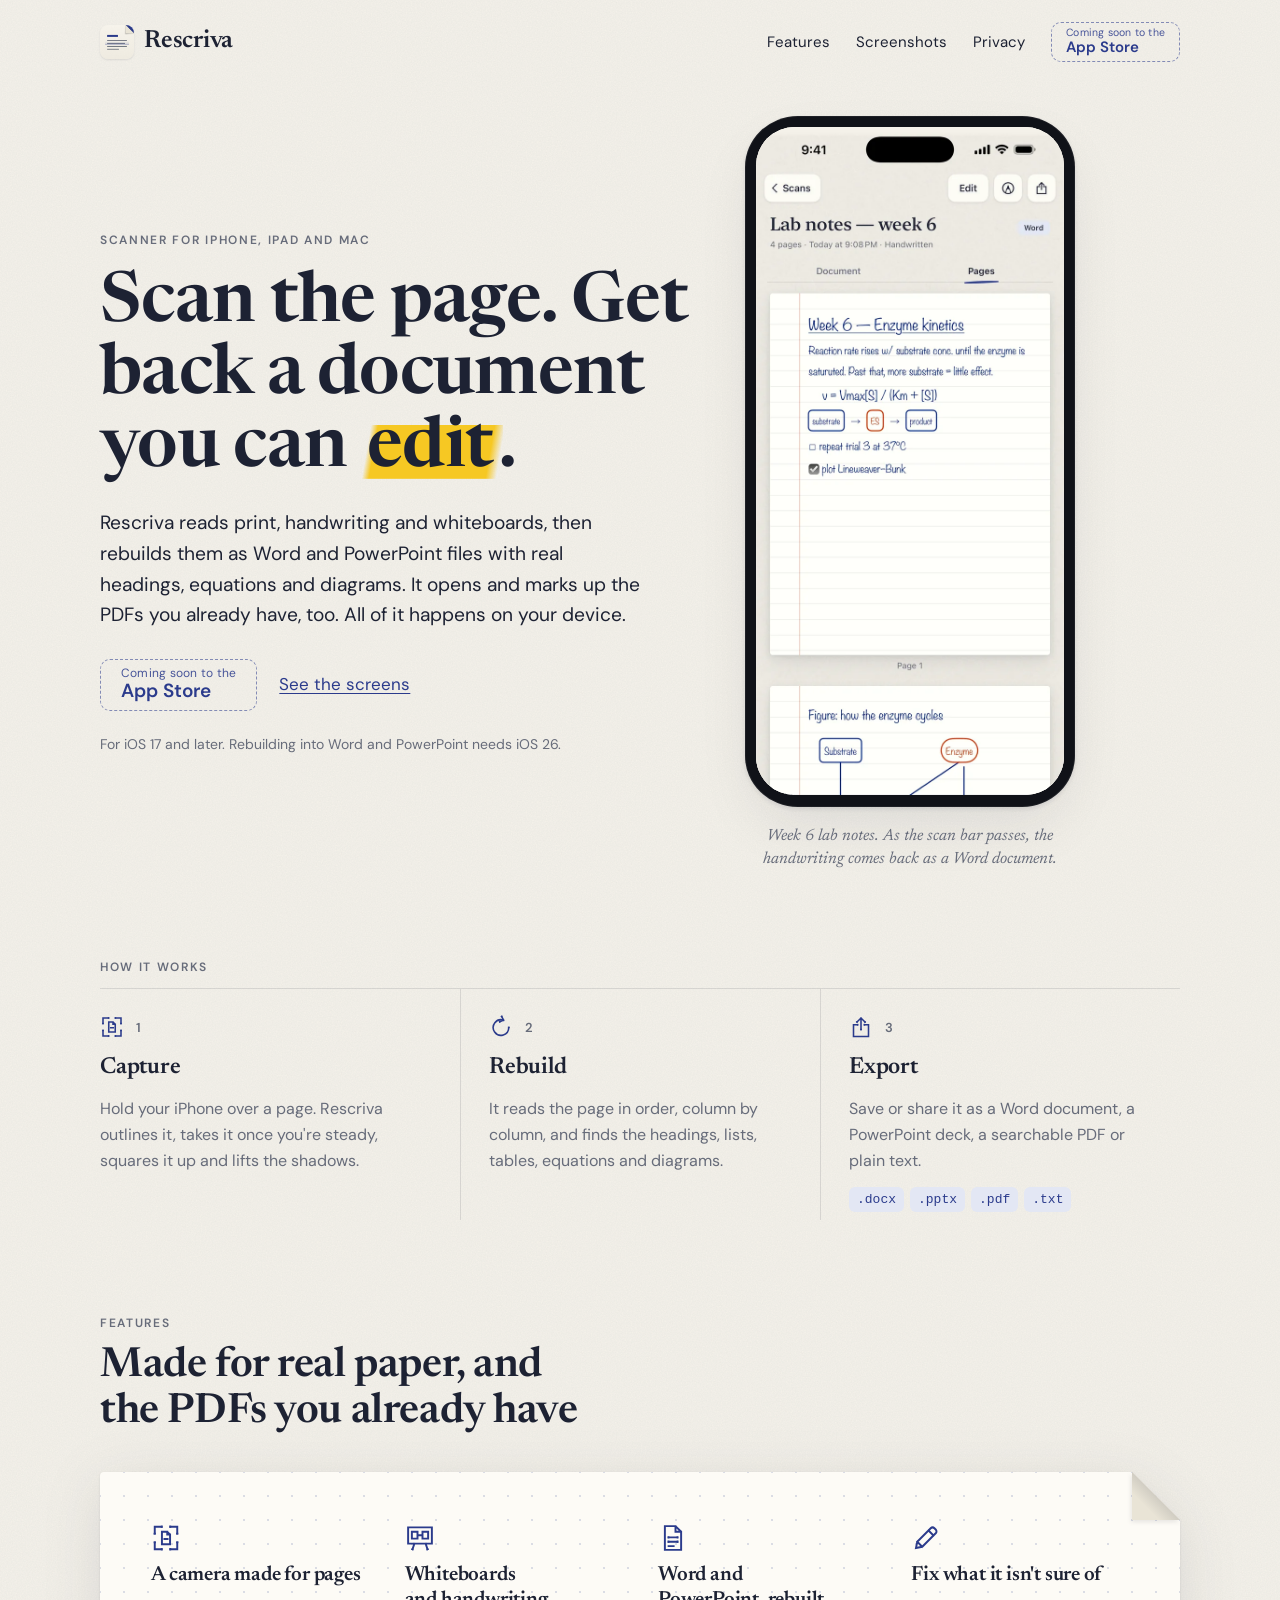
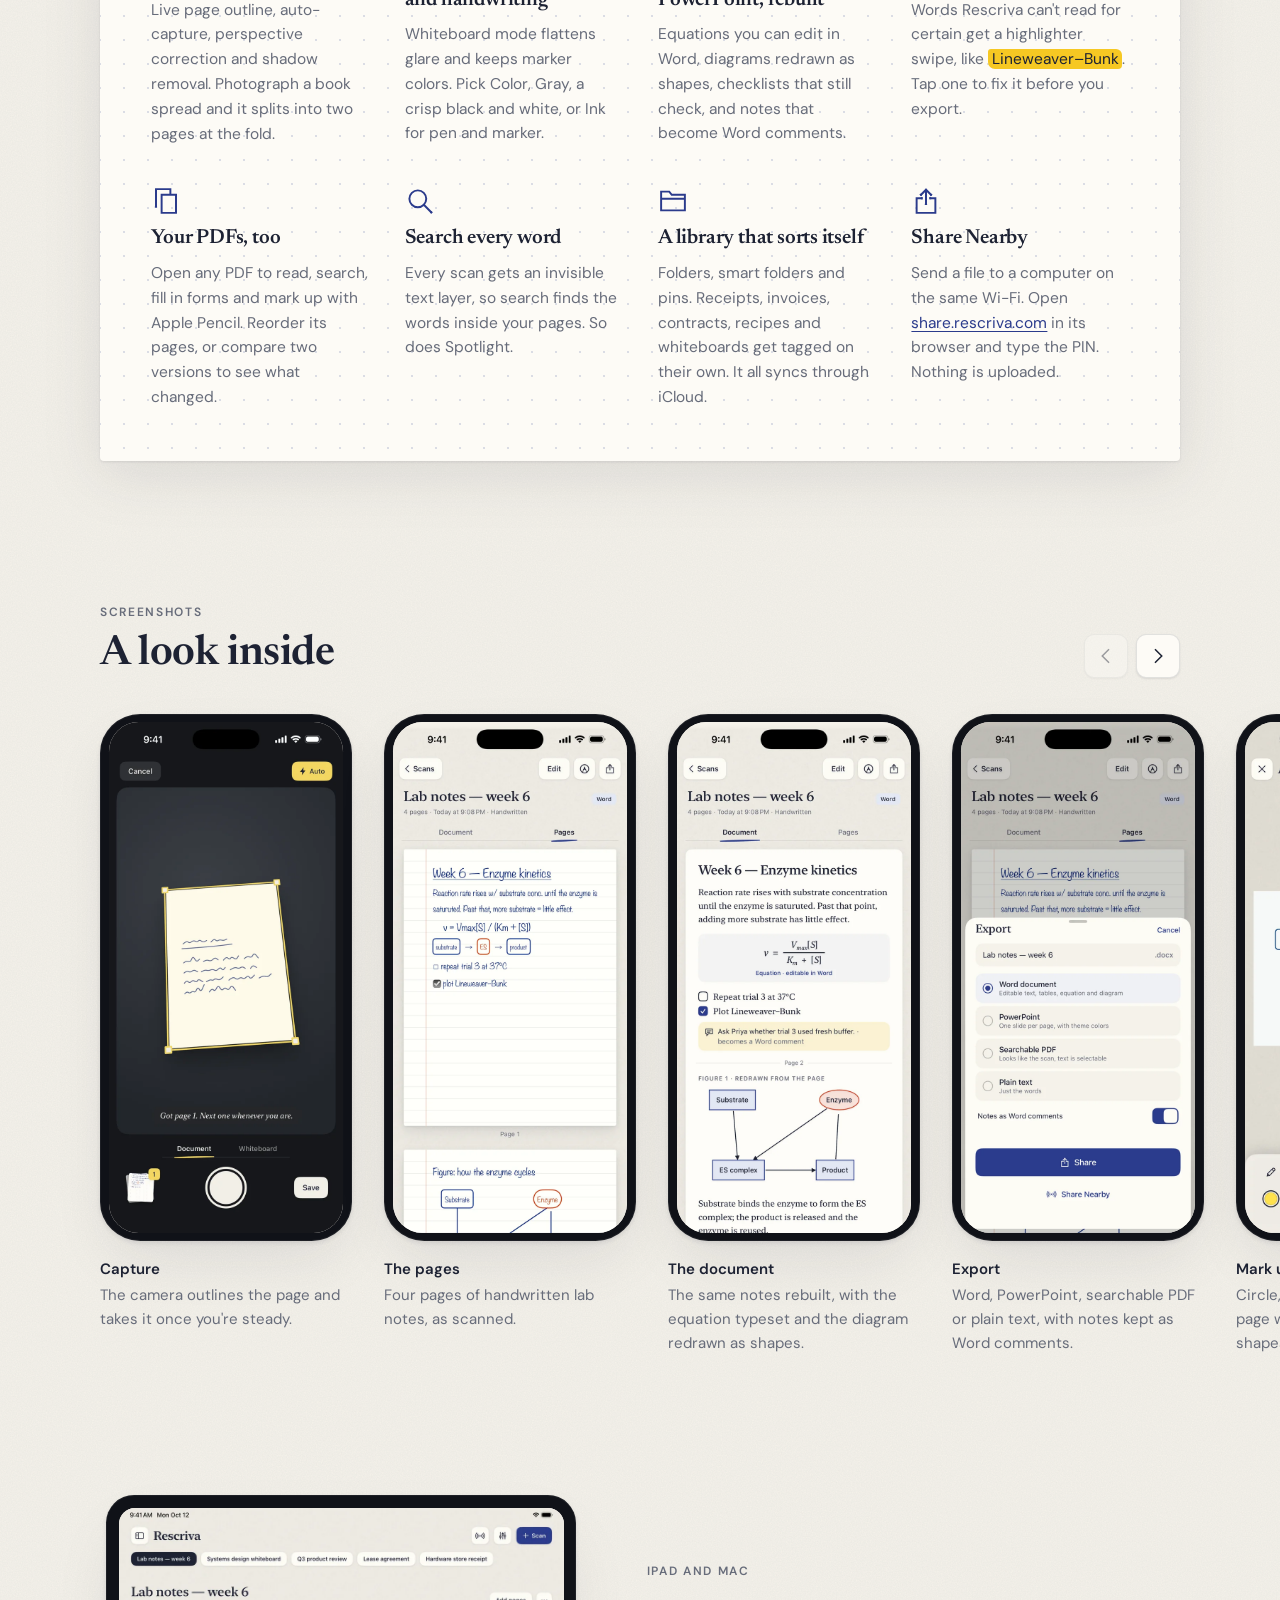
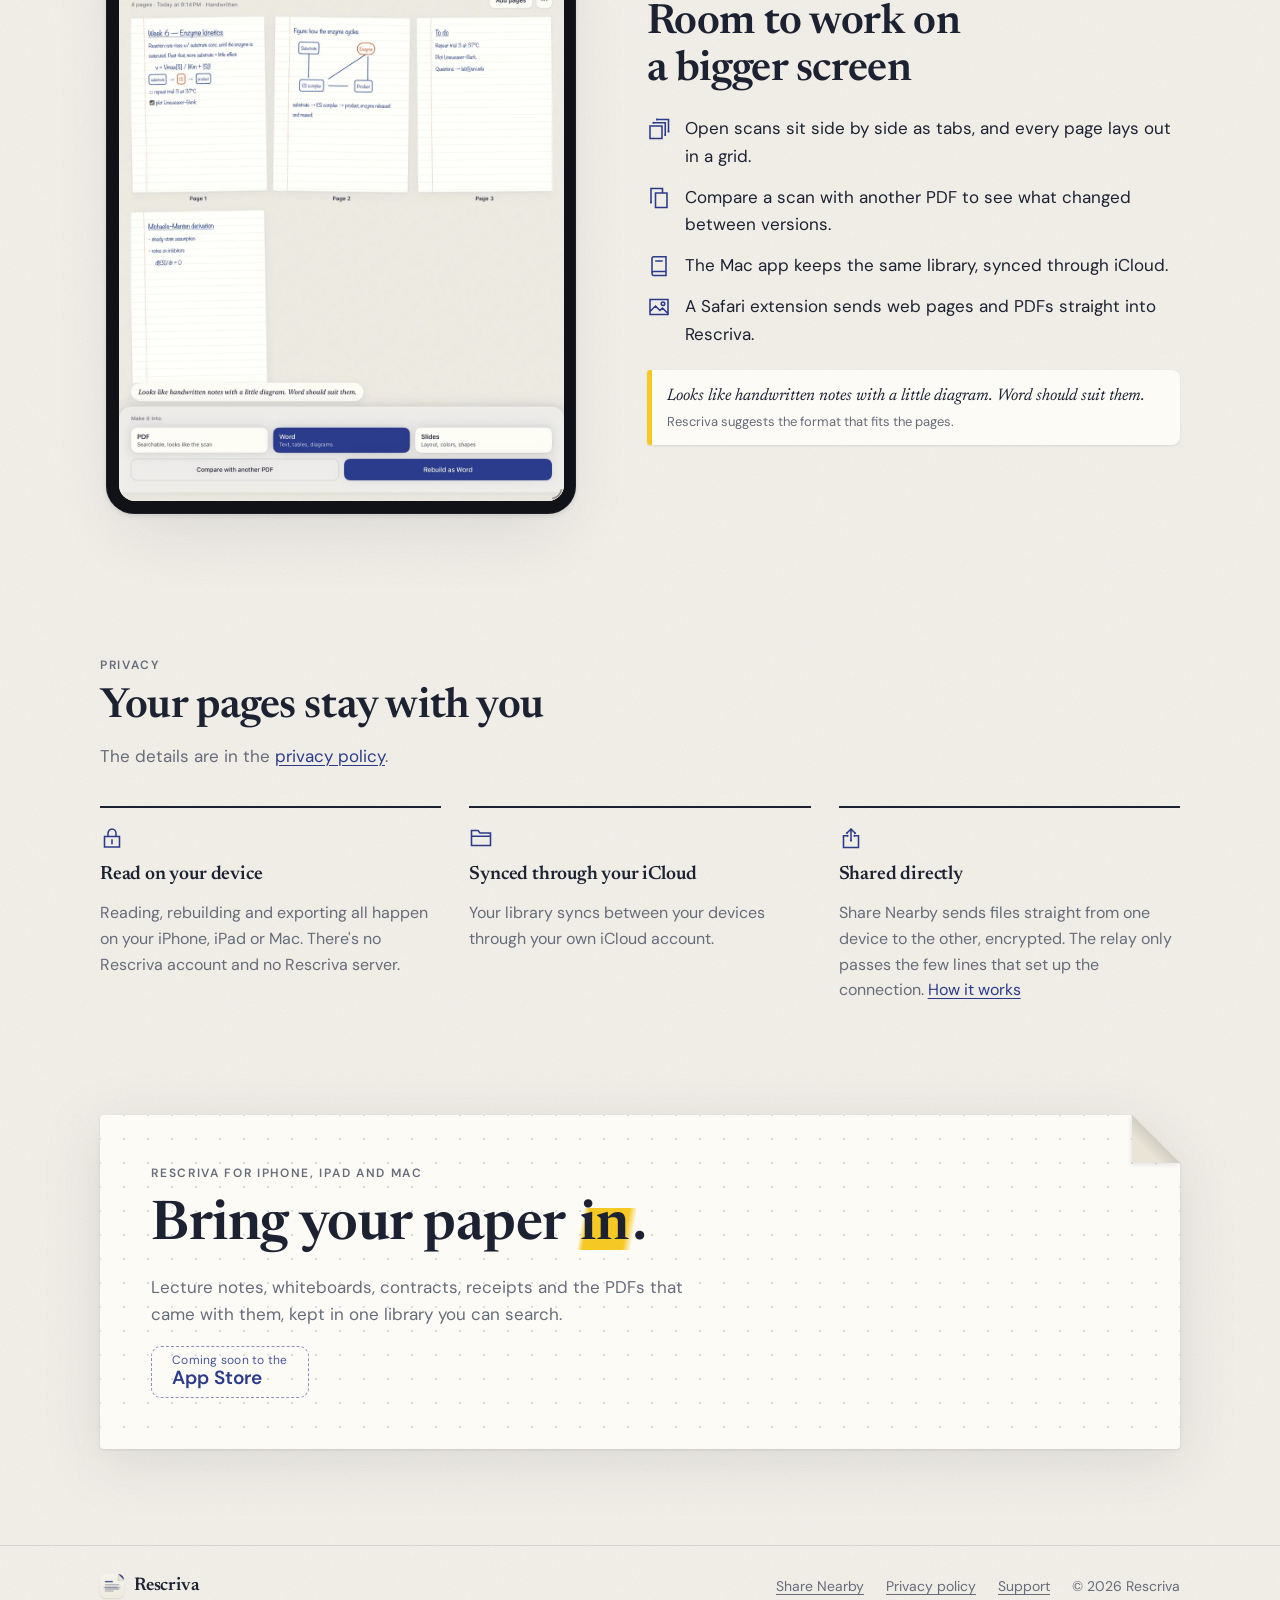
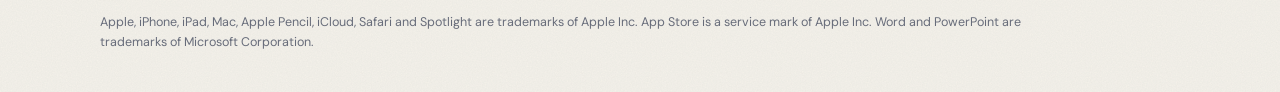
<file: Website/index.html>
<!doctype html>
<html lang="en">
<head>
<meta charset="utf-8">
<meta name="viewport" content="width=device-width, initial-scale=1, viewport-fit=cover">
<title>Rescriva</title>
<meta name="description" content="Rescriva scans pages, handwriting and whiteboards on iPhone, iPad and Mac and rebuilds them as editable Word and PowerPoint files or searchable PDFs, all on your device.">
<link rel="canonical" href="https://rescriva.com/">
<meta name="theme-color" content="#F5F2EA" media="(prefers-color-scheme: light)">
<meta name="theme-color" content="#222625" media="(prefers-color-scheme: dark)">
<meta property="og:type" content="website">
<meta property="og:url" content="https://rescriva.com/">
<meta property="og:title" content="Rescriva">
<meta property="og:description" content="Scan the page. Get back a document you can edit. For iPhone, iPad and Mac.">
<meta property="og:image" content="https://rescriva.com/assets/og.png">
<meta property="og:image:width" content="1200">
<meta property="og:image:height" content="630">
<meta name="twitter:card" content="summary_large_image">
<link rel="icon" href="assets/icon.svg" type="image/svg+xml">
<link rel="apple-touch-icon" href="assets/apple-touch-icon.png">
<link rel="stylesheet" href="style.css">
</head>
<body>

<svg width="0" height="0" style="position:absolute" aria-hidden="true" focusable="false">
<!-- Rescriva's pen-drawn icons, from Tools/InkIcons/generate.py -->
<symbol id="i-scan" viewBox="0 0 24 24"><path d="M3 8.5 V3 H8.5 M15.5 3 H21 V8.5 M21 15.5 V21 H15.5 M8.5 21 H3 V15.5 M8.75 7 H13 L15.25 9.25 V17 H8.75 Z M13 7 V9.25 H15.25 M10.75 12.75 H13.25" fill="none" stroke="currentColor" stroke-width="1.56" stroke-linecap="square" stroke-linejoin="miter" stroke-miterlimit="4"/><polygon points="2.22,7.798 2.002,9.28 3.905,9.28 3.78,7.798" fill="currentColor"/><polygon points="7.798,3.78 9.28,3.998 9.28,2.095 7.798,2.22" fill="currentColor"/><polygon points="16.202,2.22 14.72,2.002 14.72,3.905 16.202,3.78" fill="currentColor"/><polygon points="20.22,7.798 20.002,9.28 21.905,9.28 21.78,7.798" fill="currentColor"/><polygon points="21.78,16.202 21.998,14.72 20.095,14.72 20.22,16.202" fill="currentColor"/><polygon points="16.202,20.22 14.72,20.002 14.72,21.905 16.202,21.78" fill="currentColor"/><polygon points="7.798,21.78 9.28,21.998 9.28,20.095 7.798,20.22" fill="currentColor"/><polygon points="3.78,16.202 3.998,14.72 2.095,14.72 2.22,16.202" fill="currentColor"/></symbol>
<symbol id="i-whiteboard" viewBox="0 0 24 24"><path d="M2.5 3.5 H21.5 V16.5 H2.5 Z M7.5 16.5 L6 21 M16.5 16.5 L18 21 M5.5 7 H10 V12.5 H5.5 Z M10 9.75 H14 M14 7 H18.5 V12.5 H14 Z" fill="none" stroke="currentColor" stroke-width="1.56" stroke-linecap="square" stroke-linejoin="miter" stroke-miterlimit="4"/><polygon points="5.482,20.087 4.806,21.424 6.612,22.026 6.962,20.581" fill="currentColor"/><polygon points="17.038,20.581 17.299,22.056 19.105,21.454 18.518,20.087" fill="currentColor"/></symbol>
<symbol id="i-document" viewBox="0 0 24 24"><path d="M5.5 2.5 H14 L18.5 7 V21.5 H5.5 Z M14 2.5 V7 H18.5 M8.5 11.5 H15.5 M8.5 15 H15.5 M8.5 18.5 H12.5" fill="none" stroke="currentColor" stroke-width="1.56" stroke-linecap="square" stroke-linejoin="miter" stroke-miterlimit="4"/><polygon points="9.202,10.72 7.72,10.502 7.72,12.405 9.202,12.28" fill="currentColor"/><polygon points="14.798,12.28 16.28,12.498 16.28,10.595 14.798,10.72" fill="currentColor"/><polygon points="9.202,14.22 7.72,14.002 7.72,15.905 9.202,15.78" fill="currentColor"/><polygon points="14.798,15.78 16.28,15.998 16.28,14.095 14.798,14.22" fill="currentColor"/></symbol>
<symbol id="i-pencil" viewBox="0 0 24 24"><path d="M4 20 L5 15 L15.75 4.25 C16.6 3.4 17.9 3.4 18.75 4.25 L19.75 5.25 C20.6 6.1 20.6 7.4 19.75 8.25 L9 19 Z M14 6 L18 10 M5 15 L9 19" fill="none" stroke="currentColor" stroke-width="1.56" stroke-linecap="square" stroke-linejoin="miter" stroke-miterlimit="4"/></symbol>
<symbol id="i-copy" viewBox="0 0 24 24"><path d="M8.5 7 H20 V21.5 H8.5 Z M4 16.5 V2.5 H15.5 V7" fill="none" stroke="currentColor" stroke-width="1.56" stroke-linecap="square" stroke-linejoin="miter" stroke-miterlimit="4"/><polygon points="3.22,15.798 3.002,17.28 4.905,17.28 4.78,15.798" fill="currentColor"/></symbol>
<symbol id="i-search" viewBox="0 0 24 24"><path d="M17 10.25 C17 13.978 13.978 17 10.25 17 C6.522 17 3.5 13.978 3.5 10.25 C3.5 6.522 6.522 3.5 10.25 3.5 C13.978 3.5 17 6.522 17 10.25 Z M15.25 15.25 L21 21" fill="none" stroke="currentColor" stroke-width="1.56" stroke-linecap="square" stroke-linejoin="miter" stroke-miterlimit="4"/><polygon points="19.952,21.055 20.846,22.258 22.191,20.912 21.055,19.952" fill="currentColor"/></symbol>
<symbol id="i-folder" viewBox="0 0 24 24"><path d="M2.5 4.5 H9 L11 7 H21.5 V19.5 H2.5 Z M2.5 10.25 H21.5" fill="none" stroke="currentColor" stroke-width="1.56" stroke-linecap="square" stroke-linejoin="miter" stroke-miterlimit="4"/></symbol>
<symbol id="i-share" viewBox="0 0 24 24"><path d="M12 3 V14.5 M8 7 L12 3 L16 7 M8.5 9.75 H4.5 V21.5 H19.5 V9.75 H15.5" fill="none" stroke="currentColor" stroke-width="1.56" stroke-linecap="square" stroke-linejoin="miter" stroke-miterlimit="4"/><polygon points="11.22,13.798 11.002,15.28 12.905,15.28 12.78,13.798" fill="currentColor"/><polygon points="7.945,5.952 6.742,6.846 8.088,8.191 9.048,7.055" fill="currentColor"/><polygon points="14.952,7.055 15.846,8.258 17.191,6.912 16.055,5.952" fill="currentColor"/><polygon points="7.798,10.53 9.28,10.748 9.28,8.845 7.798,8.97" fill="currentColor"/><polygon points="16.202,8.97 14.72,8.752 14.72,10.655 16.202,10.53" fill="currentColor"/></symbol>
<symbol id="i-rebuild" viewBox="0 0 24 24"><path d="M19.75 12.5 C19.75 15.882 17.556 18.874 14.33 19.891 C11.105 20.908 7.592 19.716 5.652 16.945 C3.711 14.174 3.792 10.466 5.852 7.782 C7.911 5.099 11.472 4.061 14.651 5.217 M12.679 1.509 L14.651 5.217 L10.756 6.791" fill="none" stroke="currentColor" stroke-width="1.56" stroke-linecap="square" stroke-linejoin="miter" stroke-miterlimit="4"/><polygon points="20.53,13.202 20.748,11.72 18.845,11.72 18.97,13.202" fill="currentColor"/><polygon points="13.697,1.763 13.194,0.352 11.514,1.245 12.32,2.495" fill="currentColor"/><polygon points="11.115,5.805 9.659,6.158 10.372,7.922 11.699,7.251" fill="currentColor"/></symbol>
<symbol id="i-stack" viewBox="0 0 24 24"><path d="M3 9 H15 V21.5 H3 Z M6.5 5.75 H18.25 V18 M10 2.5 H21.5 V14.5" fill="none" stroke="currentColor" stroke-width="1.56" stroke-linecap="square" stroke-linejoin="miter" stroke-miterlimit="4"/><polygon points="7.202,4.97 5.72,4.752 5.72,6.655 7.202,6.53" fill="currentColor"/><polygon points="17.47,17.298 17.252,18.78 19.155,18.78 19.03,17.298" fill="currentColor"/><polygon points="10.702,1.72 9.22,1.502 9.22,3.405 10.702,3.28" fill="currentColor"/><polygon points="20.72,13.798 20.502,15.28 22.405,15.28 22.28,13.798" fill="currentColor"/></symbol>
<symbol id="i-book" viewBox="0 0 24 24"><path d="M6.75 2.75 H19 V17.5 H7 C5.9 17.5 5 18.4 5 19.5 V4.5 C5 3.5 5.75 2.75 6.75 2.75 Z M5 19.5 C5 20.6 5.9 21.5 7 21.5 H19 V17.5 M9 7 H15" fill="none" stroke="currentColor" stroke-width="1.56" stroke-linecap="square" stroke-linejoin="miter" stroke-miterlimit="4"/></symbol>
<symbol id="i-photo" viewBox="0 0 24 24"><path d="M3 4.5 H21 V19.5 H3 Z M3 16.5 L8.5 11 L13 15.5 L15.5 13 L21 18.5 M17.75 8.75 C17.75 9.716 16.966 10.5 16 10.5 C15.034 10.5 14.25 9.716 14.25 8.75 C14.25 7.784 15.034 7 16 7 C16.966 7 17.75 7.784 17.75 8.75 Z" fill="none" stroke="currentColor" stroke-width="1.56" stroke-linecap="square" stroke-linejoin="miter" stroke-miterlimit="4"/></symbol>
<symbol id="i-lock" viewBox="0 0 24 24"><path d="M4.5 10.5 H19.5 V21 H4.5 Z M8 10.5 V7.5 C8 5 9.8 3 12 3 C14.2 3 16 5 16 7.5 V10.5 M12 14 V17.5" fill="none" stroke="currentColor" stroke-width="1.56" stroke-linecap="square" stroke-linejoin="miter" stroke-miterlimit="4"/></symbol>
</svg>

<header class="top">
  <div class="wrap">
    <a class="brand" href="#top" aria-label="Rescriva home">
      <img src="assets/app-icon.png" alt="" width="34" height="34">
      <span>Rescriva</span>
    </a>
    <nav class="nav" aria-label="Sections">
      <a class="nav-link" href="#features">Features</a>
      <a class="nav-link" href="#screenshots">Screenshots</a>
      <a class="nav-link" href="#privacy">Privacy</a>
      <a class="store small" data-store aria-disabled="true">
        <span class="kicker">Coming soon to the</span>
        <span class="name">App Store</span>
      </a>
    </nav>
  </div>
</header>

<main id="top">

<section class="hero">
  <div class="wrap">
    <div class="hero-copy">
      <p class="label">Scanner for iPhone, iPad and Mac</p>
      <h1>Scan the page. Get back a document you can <mark>edit</mark>.</h1>
      <p class="lede">Rescriva reads print, handwriting and whiteboards, then rebuilds them as Word and PowerPoint files with real headings, equations and diagrams. It opens and marks up the PDFs you already have, too. All of it happens on your device.</p>
      <div class="cta-row">
        <a class="store" data-store aria-disabled="true">
          <span class="kicker">Coming soon to the</span>
          <span class="name">App Store</span>
        </a>
        <a href="#screenshots">See the screens</a>
      </div>
      <p class="fine">For iOS 17 and later. Rebuilding into Word and PowerPoint needs iOS 26.</p>
    </div>

    <figure class="hero-figure">
      <div class="phone">
        <div class="screen">
          <img src="screens/document.webp" alt="Rescriva showing week 6 lab notes rebuilt as a Word document: a heading, a paragraph, the Michaelis–Menten equation, a checklist and a note." width="660" height="1434" fetchpriority="high">
          <img class="before" src="screens/handwritten.webp" alt="" width="660" height="1434" fetchpriority="high">
          <span class="scanbar" aria-hidden="true"></span>
        </div>
      </div>
      <figcaption>Week 6 lab notes. As the scan bar passes, the handwriting comes back as a Word document.</figcaption>
    </figure>
  </div>
</section>

<section class="steps" aria-labelledby="how-title">
  <div class="wrap">
    <h2 id="how-title" class="label" style="margin-bottom:14px">How it works</h2>
    <ol>
      <li>
        <div class="step-top"><svg class="ink" aria-hidden="true"><use href="#i-scan"/></svg><span class="step-num">1</span></div>
        <h3>Capture</h3>
        <p>Hold your iPhone over a page. Rescriva outlines it, takes it once you're steady, squares it up and lifts the shadows.</p>
      </li>
      <li>
        <div class="step-top"><svg class="ink" aria-hidden="true"><use href="#i-rebuild"/></svg><span class="step-num">2</span></div>
        <h3>Rebuild</h3>
        <p>It reads the page in order, column by column, and finds the headings, lists, tables, equations and diagrams.</p>
      </li>
      <li>
        <div class="step-top"><svg class="ink" aria-hidden="true"><use href="#i-share"/></svg><span class="step-num">3</span></div>
        <h3>Export</h3>
        <p>Save or share it as a Word document, a PowerPoint deck, a searchable PDF or plain text.</p>
        <div class="exts" aria-label="File types"><span>.docx</span><span>.pptx</span><span>.pdf</span><span>.txt</span></div>
      </li>
    </ol>
  </div>
</section>

<section class="section" id="features" aria-labelledby="features-title">
  <div class="wrap">
    <div class="section-head">
      <p class="label">Features</p>
      <h2 id="features-title">Made for real paper, and the PDFs you already have</h2>
    </div>
    <div class="sheet-shadow">
      <div class="sheet">
        <div class="features-grid">
          <article class="feature">
            <svg class="ink" aria-hidden="true"><use href="#i-scan"/></svg>
            <h3>A camera made for pages</h3>
            <p>Live page outline, auto-capture, perspective correction and shadow removal. Photograph a book spread and it splits into two pages at the fold.</p>
          </article>
          <article class="feature">
            <svg class="ink" aria-hidden="true"><use href="#i-whiteboard"/></svg>
            <h3>Whiteboards and handwriting</h3>
            <p>Whiteboard mode flattens glare and keeps marker colors. Pick Color, Gray, a crisp black and white, or Ink for pen and marker.</p>
          </article>
          <article class="feature">
            <svg class="ink" aria-hidden="true"><use href="#i-document"/></svg>
            <h3>Word and PowerPoint, rebuilt</h3>
            <p>Equations you can edit in Word, diagrams redrawn as shapes, checklists that still check, and notes that become Word comments.</p>
          </article>
          <article class="feature">
            <svg class="ink" aria-hidden="true"><use href="#i-pencil"/></svg>
            <h3>Fix what it isn't sure of</h3>
            <p>Words Rescriva can't read for certain get a highlighter swipe, like <span class="flag">Lineweaver–Bunk</span>. Tap one to fix it before you export.</p>
          </article>
          <article class="feature">
            <svg class="ink" aria-hidden="true"><use href="#i-copy"/></svg>
            <h3>Your PDFs, too</h3>
            <p>Open any PDF to read, search, fill in forms and mark up with Apple Pencil. Reorder its pages, or compare two versions to see what changed.</p>
          </article>
          <article class="feature">
            <svg class="ink" aria-hidden="true"><use href="#i-search"/></svg>
            <h3>Search every word</h3>
            <p>Every scan gets an invisible text layer, so search finds the words inside your pages. So does Spotlight.</p>
          </article>
          <article class="feature">
            <svg class="ink" aria-hidden="true"><use href="#i-folder"/></svg>
            <h3>A library that sorts itself</h3>
            <p>Folders, smart folders and pins. Receipts, invoices, contracts, recipes and whiteboards get tagged on their own. It all syncs through iCloud.</p>
          </article>
          <article class="feature">
            <svg class="ink" aria-hidden="true"><use href="#i-share"/></svg>
            <h3>Share Nearby</h3>
            <p>Send a file to a computer on the same Wi-Fi. Open <a href="https://share.rescriva.com">share.rescriva.com</a> in its browser and type the PIN. Nothing is uploaded.</p>
          </article>
        </div>
      </div>
    </div>
  </div>
</section>

<section class="section" id="screenshots" aria-labelledby="screens-title" style="padding-bottom:40px">
  <div class="wrap shelf-head">
    <div class="section-head">
      <p class="label">Screenshots</p>
      <h2 id="screens-title">A look inside</h2>
    </div>
    <div class="shelf-buttons">
      <button type="button" id="shelf-prev" aria-label="Previous screenshots" disabled><svg viewBox="0 0 24 24" aria-hidden="true"><path d="M15 4.5 L7.5 12 L15 19.5" fill="none" stroke="currentColor" stroke-width="1.8" stroke-linecap="square"/></svg></button>
      <button type="button" id="shelf-next" aria-label="Next screenshots"><svg viewBox="0 0 24 24" aria-hidden="true"><path d="M9 4.5 L16.5 12 L9 19.5" fill="none" stroke="currentColor" stroke-width="1.8" stroke-linecap="square"/></svg></button>
    </div>
  </div>
  <div class="shelf" id="shelf" tabindex="0" role="region" aria-label="Screenshots, scroll sideways for more">
    <figure class="shot">
      <div class="phone"><div class="screen"><img src="screens/camera.webp" alt="The camera with a handwritten page squared up and the message: Got page 1. Next one whenever you are." width="660" height="1434" loading="lazy"></div></div>
      <figcaption><b>Capture</b>The camera outlines the page and takes it once you're steady.</figcaption>
    </figure>
    <figure class="shot">
      <div class="phone"><div class="screen"><img src="screens/handwritten.webp" alt="A handwritten page of lab notes on ruled paper, as scanned." width="660" height="1434" loading="lazy"></div></div>
      <figcaption><b>The pages</b>Four pages of handwritten lab notes, as scanned.</figcaption>
    </figure>
    <figure class="shot">
      <div class="phone"><div class="screen">
        <img class="light" src="screens/document.webp" alt="The same notes rebuilt as a document, with a typeset equation, a checklist, a note and a redrawn diagram." width="660" height="1434" loading="lazy">
        <img class="dark" src="screens/document-dark.webp" alt="The same notes rebuilt as a document, with a typeset equation, a checklist, a note and a redrawn diagram." width="660" height="1434" loading="lazy">
      </div></div>
      <figcaption><b>The document</b>The same notes rebuilt, with the equation typeset and the diagram redrawn as shapes.</figcaption>
    </figure>
    <figure class="shot">
      <div class="phone"><div class="screen"><img src="screens/export.webp" alt="The Export sheet offering Word document, PowerPoint, Searchable PDF and Plain text, with notes as Word comments switched on." width="660" height="1434" loading="lazy"></div></div>
      <figcaption><b>Export</b>Word, PowerPoint, searchable PDF or plain text, with notes kept as Word comments.</figcaption>
    </figure>
    <figure class="shot">
      <div class="phone"><div class="screen"><img src="screens/markup.webp" alt="Annotating a whiteboard scan: a red circle around one box and a yellow highlight on a line of text." width="660" height="1434" loading="lazy"></div></div>
      <figcaption><b>Mark up</b>Circle, highlight and draw on any page with pens, highlighters and shapes.</figcaption>
    </figure>
    <figure class="shot">
      <div class="phone"><div class="screen">
        <img class="light" src="screens/all-scans.webp" alt="All Scans: a grid of page thumbnails labelled Word, Slides and PDF, with tags such as #exam, #todo and #contract." width="660" height="1434" loading="lazy">
        <img class="dark" src="screens/all-scans-dark.webp" alt="All Scans: a grid of page thumbnails labelled Word, Slides and PDF, with tags such as #exam, #todo and #contract." width="660" height="1434" loading="lazy">
      </div></div>
      <figcaption><b>All your scans</b>Every scan in one place, with pins, favorites and tags.</figcaption>
    </figure>
    <figure class="shot">
      <div class="phone"><div class="screen">
        <img class="light" src="screens/library.webp" alt="The library home: search every word you've scanned, All Scans, Favorites, a smart folder and folders for Biology 201, Home and Work." width="660" height="1434" loading="lazy">
        <img class="dark" src="screens/library-dark.webp" alt="The library home: search every word you've scanned, All Scans, Favorites, a smart folder and folders for Biology 201, Home and Work." width="660" height="1434" loading="lazy">
      </div></div>
      <figcaption><b>The library</b>Folders, smart folders, and search across every word you've scanned.</figcaption>
    </figure>
  </div>
</section>

<section class="section" id="ipad" aria-labelledby="ipad-title">
  <div class="wrap split">
    <div class="tablet">
      <div class="screen"><img src="screens/ipad.webp" alt="Rescriva on iPad: open scans as tabs across the top, four handwritten pages in a grid, and choices to make the scan into a PDF, a Word document or slides." width="1032" height="1376" loading="lazy"></div>
    </div>
    <div class="split-copy">
      <p class="label">iPad and Mac</p>
      <h2 id="ipad-title">Room to work on a bigger screen</h2>
      <ul class="ticks">
        <li><svg class="ink" aria-hidden="true"><use href="#i-stack"/></svg><p>Open scans sit side by side as tabs, and every page lays out in a grid.</p></li>
        <li><svg class="ink" aria-hidden="true"><use href="#i-copy"/></svg><p>Compare a scan with another PDF to see what changed between versions.</p></li>
        <li><svg class="ink" aria-hidden="true"><use href="#i-book"/></svg><p>The Mac app keeps the same library, synced through iCloud.</p></li>
        <li><svg class="ink" aria-hidden="true"><use href="#i-photo"/></svg><p>A Safari extension sends web pages and PDFs straight into Rescriva.</p></li>
      </ul>
      <p class="margin-note">Looks like handwritten notes with a little diagram. Word should suit them.<small>Rescriva suggests the format that fits the pages.</small></p>
    </div>
  </div>
</section>

<section class="section" id="privacy" aria-labelledby="privacy-title">
  <div class="wrap">
    <div class="section-head">
      <p class="label">Privacy</p>
      <h2 id="privacy-title">Your pages stay with you</h2>
      <p>The details are in the <a href="privacy/">privacy policy</a>.</p>
    </div>
    <div class="privacy-grid">
      <div>
        <svg class="ink" aria-hidden="true"><use href="#i-lock"/></svg>
        <h3>Read on your device</h3>
        <p>Reading, rebuilding and exporting all happen on your iPhone, iPad or Mac. There's no Rescriva account and no Rescriva server.</p>
      </div>
      <div>
        <svg class="ink" aria-hidden="true"><use href="#i-folder"/></svg>
        <h3>Synced through your iCloud</h3>
        <p>Your library syncs between your devices through your own iCloud account.</p>
      </div>
      <div>
        <svg class="ink" aria-hidden="true"><use href="#i-share"/></svg>
        <h3>Shared directly</h3>
        <p>Share Nearby sends files straight from one device to the other, encrypted. The relay only passes the few lines that set up the connection. <a href="https://github.com/bowman-mw/rescriva-share/blob/main/PROTOCOL.md">How it works</a></p>
      </div>
    </div>
  </div>
</section>

<section class="closing" id="get" aria-labelledby="get-title">
  <div class="wrap">
    <div class="sheet-shadow">
      <div class="sheet">
        <p class="label">Rescriva for iPhone, iPad and Mac</p>
        <h2 id="get-title">Bring your paper <mark>in</mark>.</h2>
        <p>Lecture notes, whiteboards, contracts, receipts and the PDFs that came with them, kept in one library you can search.</p>
        <a class="store" data-store aria-disabled="true">
          <span class="kicker">Coming soon to the</span>
          <span class="name">App Store</span>
        </a>
      </div>
    </div>
  </div>
</section>

</main>

<footer class="foot">
  <div class="wrap">
    <div class="foot-row">
      <a class="brand" href="#top"><img src="assets/app-icon.png" alt="" width="24" height="24"><span>Rescriva</span></a>
      <nav class="foot-links" aria-label="More">
        <a href="https://share.rescriva.com">Share Nearby</a>
        <a href="privacy/">Privacy policy</a>
        <a href="support/">Support</a>
        <span>© 2026 Rescriva</span>
      </nav>
    </div>
    <p class="trademarks">Apple, iPhone, iPad, Mac, Apple Pencil, iCloud, Safari and Spotlight are trademarks of Apple Inc. App Store is a service mark of Apple Inc. Word and PowerPoint are trademarks of Microsoft Corporation.</p>
  </div>
</footer>

<script>
  // When Rescriva is live, paste its App Store link here, for example
  // "https://apps.apple.com/app/rescriva/id0000000000". Every App Store button on the page switches over.
  const APP_STORE_URL = "";

  if (APP_STORE_URL) {
    for (const a of document.querySelectorAll("[data-store]")) {
      a.href = APP_STORE_URL;
      a.removeAttribute("aria-disabled");
      a.querySelector(".kicker").textContent = "Download on the";
    }
  }

  // Screenshot shelf arrows
  const shelf = document.getElementById("shelf");
  const prev = document.getElementById("shelf-prev");
  const next = document.getElementById("shelf-next");
  const step = () => { const s = shelf.querySelector(".shot"); return s ? s.getBoundingClientRect().width + 32 : 280; };
  const update = () => {
    prev.disabled = shelf.scrollLeft < 8;
    next.disabled = shelf.scrollLeft + shelf.clientWidth > shelf.scrollWidth - 8;
  };
  prev.addEventListener("click", () => shelf.scrollBy({ left: -step() * 2, behavior: "smooth" }));
  next.addEventListener("click", () => shelf.scrollBy({ left: step() * 2, behavior: "smooth" }));
  shelf.addEventListener("scroll", update, { passive: true });
  addEventListener("resize", update);
  update();
</script>
</body>
</html>
</file>
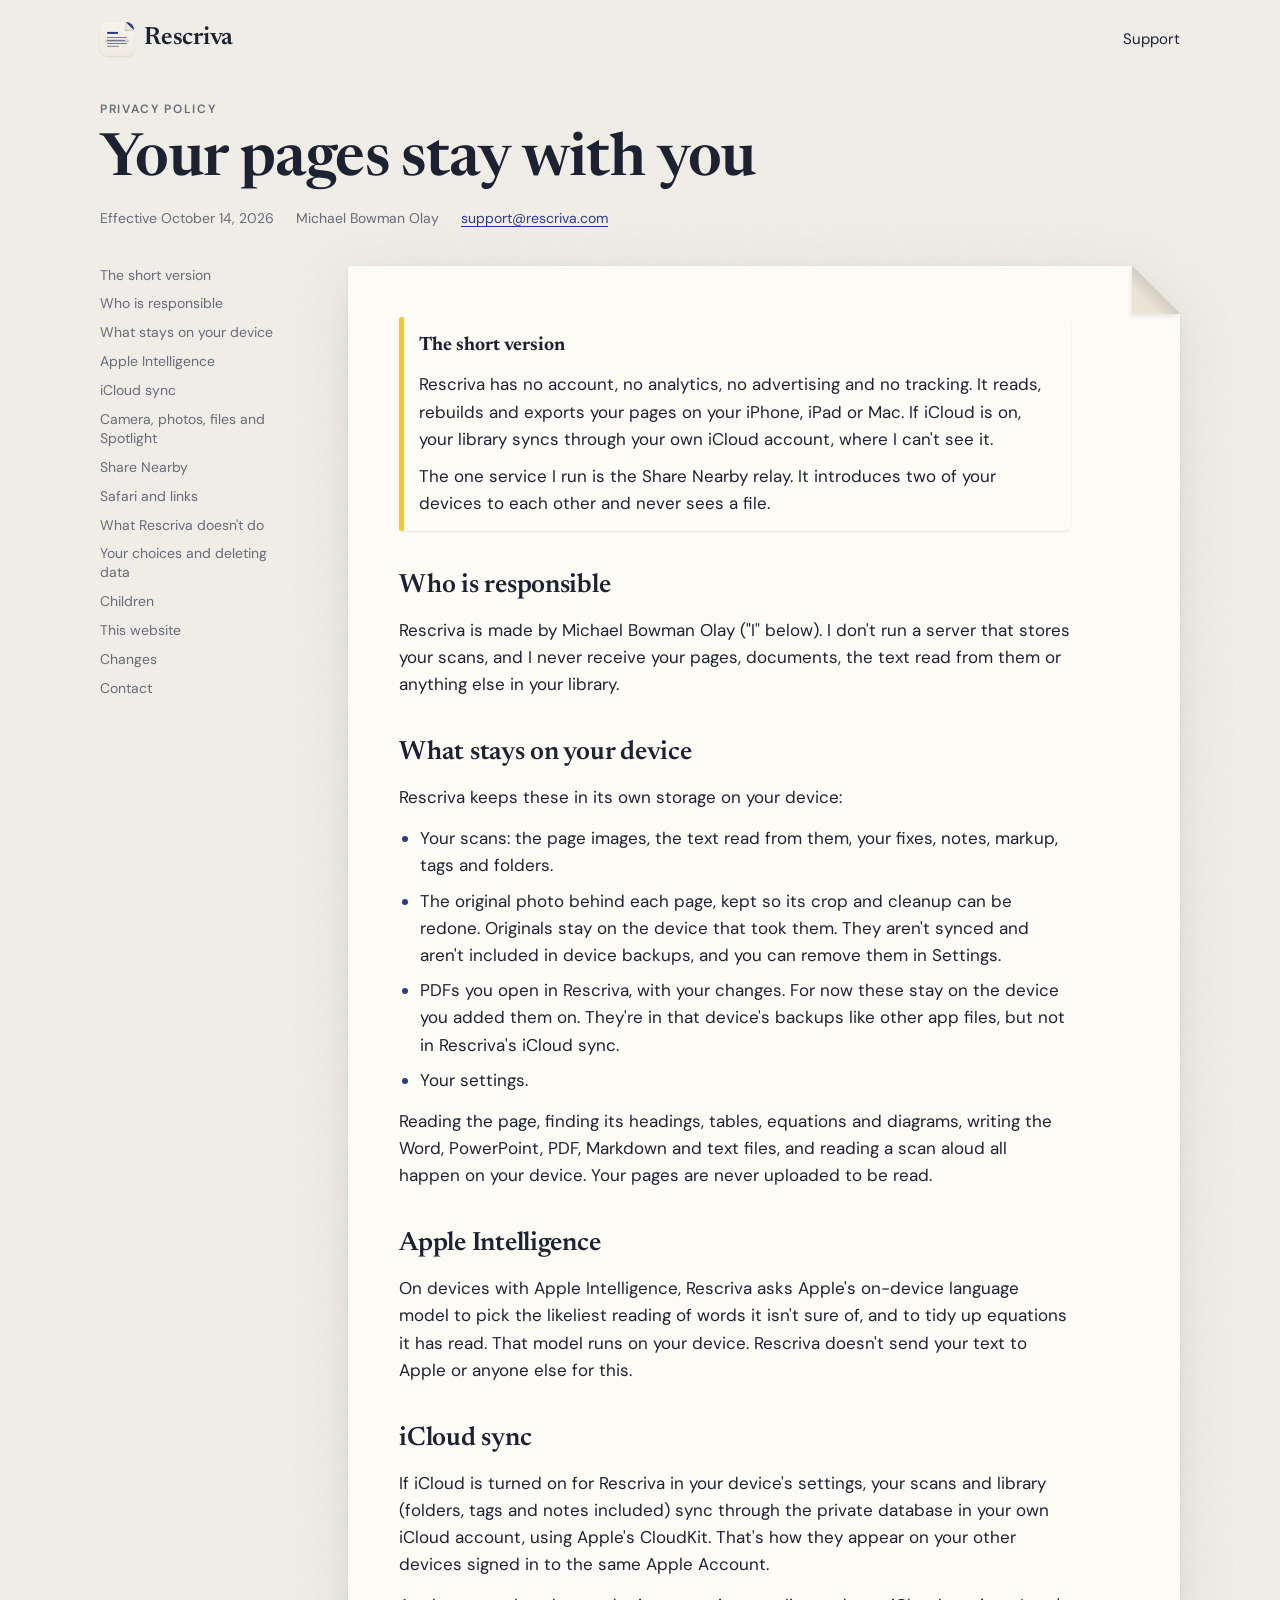
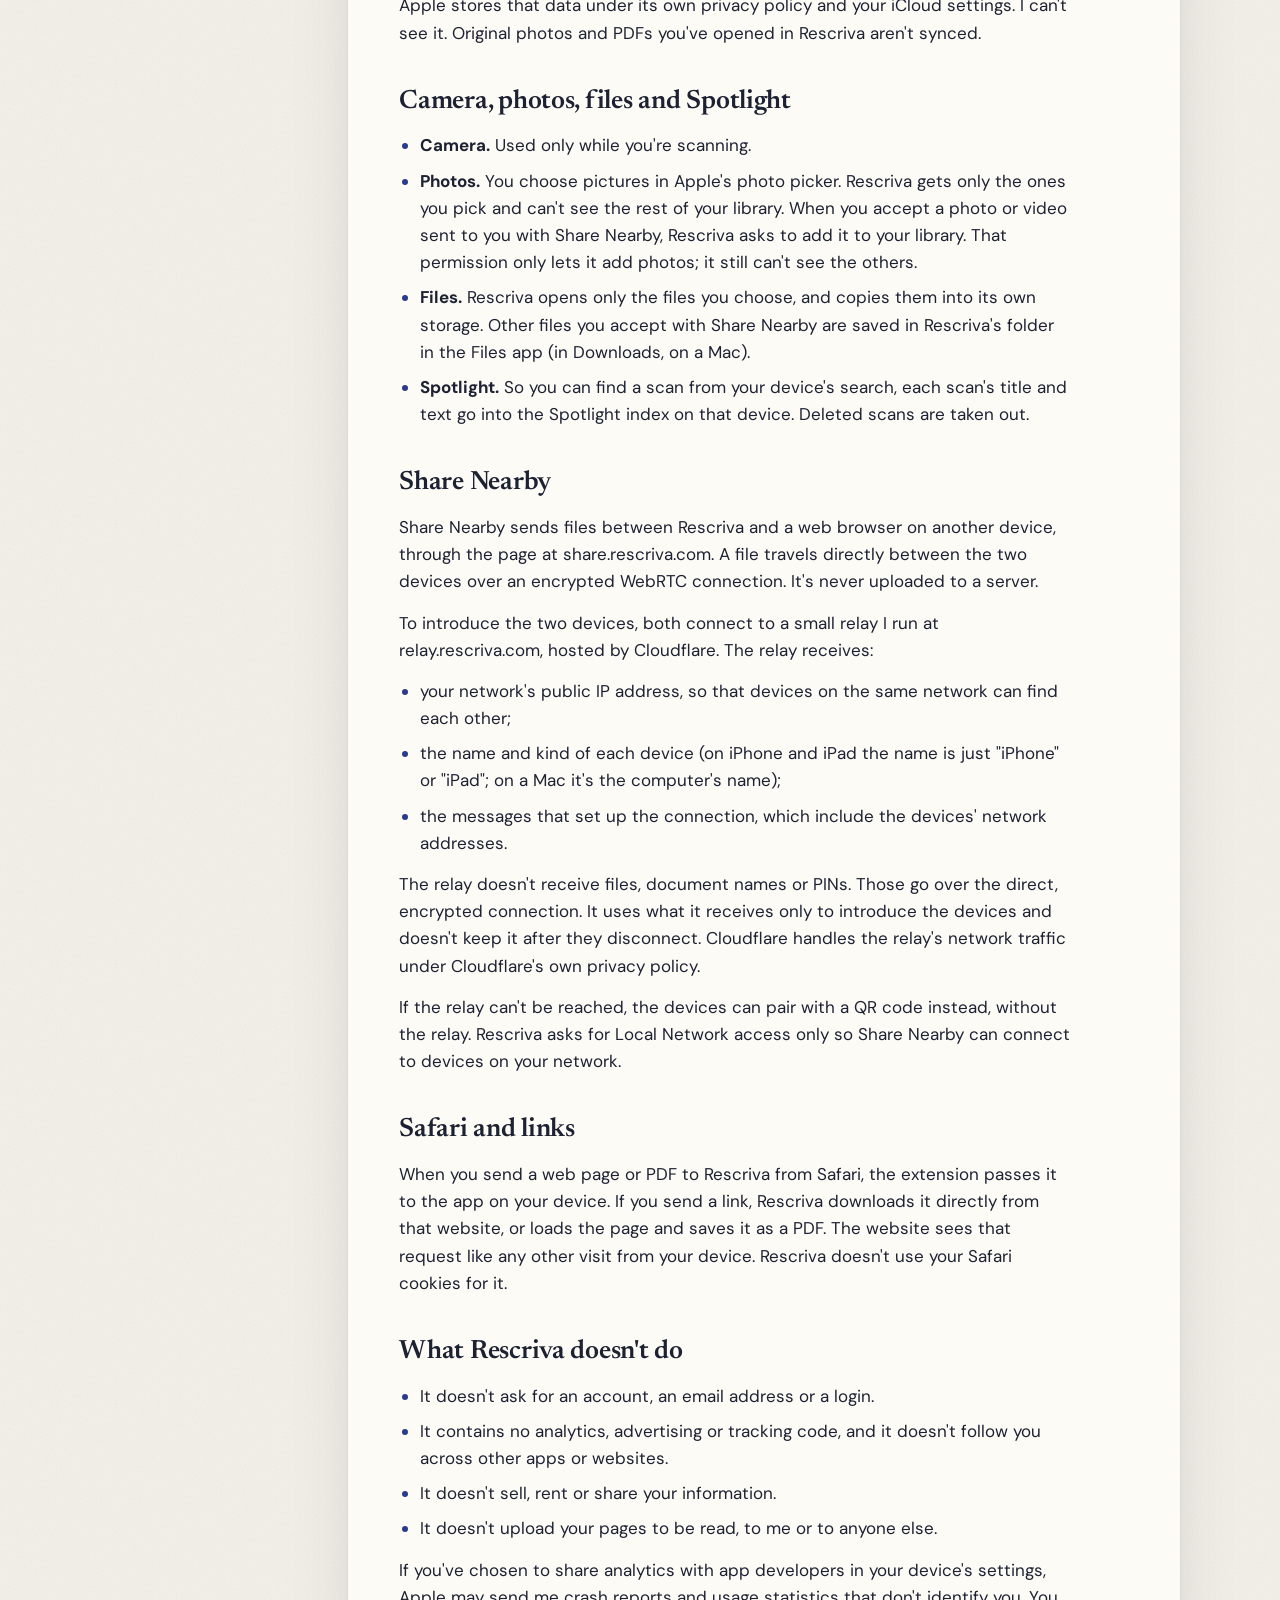
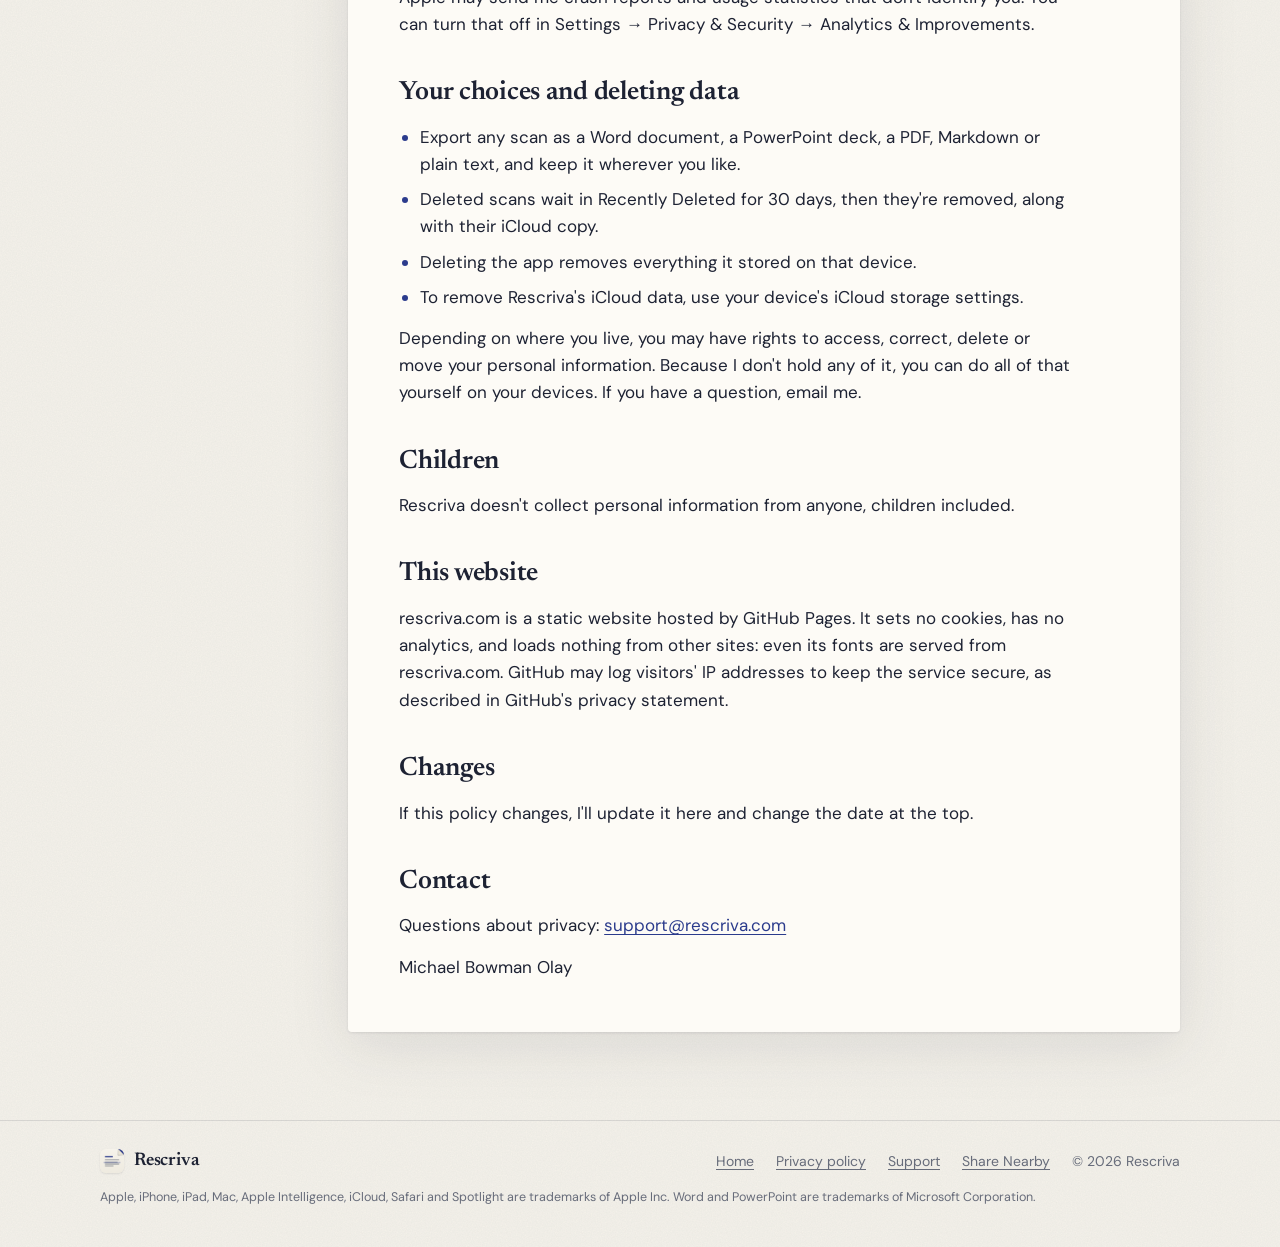
<file: Website/privacy/index.html>
<!doctype html>
<html lang="en">
<head>
<meta charset="utf-8">
<meta name="viewport" content="width=device-width, initial-scale=1, viewport-fit=cover">
<title>Privacy policy · Rescriva</title>
<meta name="description" content="Rescriva's privacy policy. No account, no analytics, no advertising. Your pages are read and rebuilt on your device, and your library syncs through your own iCloud.">
<link rel="canonical" href="https://rescriva.com/privacy/">
<meta name="theme-color" content="#F5F2EA" media="(prefers-color-scheme: light)">
<meta name="theme-color" content="#222625" media="(prefers-color-scheme: dark)">
<meta property="og:type" content="website">
<meta property="og:url" content="https://rescriva.com/privacy/">
<meta property="og:title" content="Rescriva privacy policy">
<meta property="og:description" content="No account, no analytics, no advertising. Your pages stay with you.">
<meta property="og:image" content="https://rescriva.com/assets/og.png">
<link rel="icon" href="../assets/icon.svg" type="image/svg+xml">
<link rel="apple-touch-icon" href="../assets/apple-touch-icon.png">
<link rel="stylesheet" href="../style.css">
</head>
<body>

<header class="top">
  <div class="wrap">
    <a class="brand" href="../" aria-label="Rescriva home">
      <img src="../assets/app-icon.png" alt="" width="34" height="34">
      <span>Rescriva</span>
    </a>
    <nav class="nav" aria-label="Pages">
      <a href="../support/">Support</a>
    </nav>
  </div>
</header>

<main class="doc">
  <div class="wrap">
    <div class="doc-head">
      <p class="label">Privacy policy</p>
      <h1>Your pages stay with you</h1>
      <div class="meta">
        <span>Effective October 14, 2026</span>
        <span>Michael Bowman Olay</span>
        <a href="mailto:support@rescriva.com">support@rescriva.com</a>
      </div>
    </div>

    <div class="doc-body">
      <nav class="toc" aria-label="Contents">
        <a href="#short">The short version</a>
        <a href="#who">Who is responsible</a>
        <a href="#device">What stays on your device</a>
        <a href="#apple-intelligence">Apple Intelligence</a>
        <a href="#icloud">iCloud sync</a>
        <a href="#system">Camera, photos, files and Spotlight</a>
        <a href="#share">Share Nearby</a>
        <a href="#safari">Safari and links</a>
        <a href="#not">What Rescriva doesn't do</a>
        <a href="#choices">Your choices and deleting data</a>
        <a href="#children">Children</a>
        <a href="#website">This website</a>
        <a href="#changes">Changes</a>
        <a href="#contact">Contact</a>
      </nav>

      <div class="sheet-shadow">
        <div class="sheet plain">
          <div class="prose">
            <div class="margin-note" id="short">
              <strong>The short version</strong>
              <p>Rescriva has no account, no analytics, no advertising and no tracking. It reads, rebuilds and exports your pages on your iPhone, iPad or Mac. If iCloud is on, your library syncs through your own iCloud account, where I can't see it.</p>
              <p>The one service I run is the Share Nearby relay. It introduces two of your devices to each other and never sees a file.</p>
            </div>

            <section>
              <h2 id="who">Who is responsible</h2>
              <p>Rescriva is made by Michael Bowman Olay ("I" below). I don't run a server that stores your scans, and I never receive your pages, documents, the text read from them or anything else in your library.</p>
            </section>

            <section>
              <h2 id="device">What stays on your device</h2>
              <p>Rescriva keeps these in its own storage on your device:</p>
              <ul>
                <li>Your scans: the page images, the text read from them, your fixes, notes, markup, tags and folders.</li>
                <li>The original photo behind each page, kept so its crop and cleanup can be redone. Originals stay on the device that took them. They aren't synced and aren't included in device backups, and you can remove them in Settings.</li>
                <li>PDFs you open in Rescriva, with your changes. For now these stay on the device you added them on. They're in that device's backups like other app files, but not in Rescriva's iCloud sync.</li>
                <li>Your settings.</li>
              </ul>
              <p>Reading the page, finding its headings, tables, equations and diagrams, writing the Word, PowerPoint, PDF, Markdown and text files, and reading a scan aloud all happen on your device. Your pages are never uploaded to be read.</p>
            </section>

            <section>
              <h2 id="apple-intelligence">Apple Intelligence</h2>
              <p>On devices with Apple Intelligence, Rescriva asks Apple's on-device language model to pick the likeliest reading of words it isn't sure of, and to tidy up equations it has read. That model runs on your device. Rescriva doesn't send your text to Apple or anyone else for this.</p>
            </section>

            <section>
              <h2 id="icloud">iCloud sync</h2>
              <p>If iCloud is turned on for Rescriva in your device's settings, your scans and library (folders, tags and notes included) sync through the private database in your own iCloud account, using Apple's CloudKit. That's how they appear on your other devices signed in to the same Apple Account.</p>
              <p>Apple stores that data under its own privacy policy and your iCloud settings. I can't see it. Original photos and PDFs you've opened in Rescriva aren't synced.</p>
            </section>

            <section>
              <h2 id="system">Camera, photos, files and Spotlight</h2>
              <ul>
                <li><strong>Camera.</strong> Used only while you're scanning.</li>
                <li><strong>Photos.</strong> You choose pictures in Apple's photo picker. Rescriva gets only the ones you pick and can't see the rest of your library. When you accept a photo or video sent to you with Share Nearby, Rescriva asks to add it to your library. That permission only lets it add photos; it still can't see the others.</li>
                <li><strong>Files.</strong> Rescriva opens only the files you choose, and copies them into its own storage. Other files you accept with Share Nearby are saved in Rescriva's folder in the Files app (in Downloads, on a Mac).</li>
                <li><strong>Spotlight.</strong> So you can find a scan from your device's search, each scan's title and text go into the Spotlight index on that device. Deleted scans are taken out.</li>
              </ul>
            </section>

            <section>
              <h2 id="share">Share Nearby</h2>
              <p>Share Nearby sends files between Rescriva and a web browser on another device, through the page at share.rescriva.com. A file travels directly between the two devices over an encrypted WebRTC connection. It's never uploaded to a server.</p>
              <p>To introduce the two devices, both connect to a small relay I run at relay.rescriva.com, hosted by Cloudflare. The relay receives:</p>
              <ul>
                <li>your network's public IP address, so that devices on the same network can find each other;</li>
                <li>the name and kind of each device (on iPhone and iPad the name is just "iPhone" or "iPad"; on a Mac it's the computer's name);</li>
                <li>the messages that set up the connection, which include the devices' network addresses.</li>
              </ul>
              <p>The relay doesn't receive files, document names or PINs. Those go over the direct, encrypted connection. It uses what it receives only to introduce the devices and doesn't keep it after they disconnect. Cloudflare handles the relay's network traffic under Cloudflare's own privacy policy.</p>
              <p>If the relay can't be reached, the devices can pair with a QR code instead, without the relay. Rescriva asks for Local Network access only so Share Nearby can connect to devices on your network.</p>
            </section>

            <section>
              <h2 id="safari">Safari and links</h2>
              <p>When you send a web page or PDF to Rescriva from Safari, the extension passes it to the app on your device. If you send a link, Rescriva downloads it directly from that website, or loads the page and saves it as a PDF. The website sees that request like any other visit from your device. Rescriva doesn't use your Safari cookies for it.</p>
            </section>

            <section>
              <h2 id="not">What Rescriva doesn't do</h2>
              <ul>
                <li>It doesn't ask for an account, an email address or a login.</li>
                <li>It contains no analytics, advertising or tracking code, and it doesn't follow you across other apps or websites.</li>
                <li>It doesn't sell, rent or share your information.</li>
                <li>It doesn't upload your pages to be read, to me or to anyone else.</li>
              </ul>
              <p>If you've chosen to share analytics with app developers in your device's settings, Apple may send me crash reports and usage statistics that don't identify you. You can turn that off in Settings → Privacy &amp; Security → Analytics &amp; Improvements.</p>
            </section>

            <section>
              <h2 id="choices">Your choices and deleting data</h2>
              <ul>
                <li>Export any scan as a Word document, a PowerPoint deck, a PDF, Markdown or plain text, and keep it wherever you like.</li>
                <li>Deleted scans wait in Recently Deleted for 30 days, then they're removed, along with their iCloud copy.</li>
                <li>Deleting the app removes everything it stored on that device.</li>
                <li>To remove Rescriva's iCloud data, use your device's iCloud storage settings.</li>
              </ul>
              <p>Depending on where you live, you may have rights to access, correct, delete or move your personal information. Because I don't hold any of it, you can do all of that yourself on your devices. If you have a question, email me.</p>
            </section>

            <section>
              <h2 id="children">Children</h2>
              <p>Rescriva doesn't collect personal information from anyone, children included.</p>
            </section>

            <section>
              <h2 id="website">This website</h2>
              <p>rescriva.com is a static website hosted by GitHub Pages. It sets no cookies, has no analytics, and loads nothing from other sites: even its fonts are served from rescriva.com. GitHub may log visitors' IP addresses to keep the service secure, as described in GitHub's privacy statement.</p>
            </section>

            <section>
              <h2 id="changes">Changes</h2>
              <p>If this policy changes, I'll update it here and change the date at the top.</p>
            </section>

            <section>
              <h2 id="contact">Contact</h2>
              <p>Questions about privacy: <a href="mailto:support@rescriva.com">support@rescriva.com</a></p>
              <p>Michael Bowman Olay</p>
            </section>
          </div>
        </div>
      </div>
    </div>
  </div>
</main>

<footer class="foot">
  <div class="wrap">
    <div class="foot-row">
      <a class="brand" href="../"><img src="../assets/app-icon.png" alt="" width="24" height="24"><span>Rescriva</span></a>
      <nav class="foot-links" aria-label="More">
        <a href="../">Home</a>
        <a href="./" aria-current="page">Privacy policy</a>
        <a href="../support/">Support</a>
        <a href="https://share.rescriva.com">Share Nearby</a>
        <span>© 2026 Rescriva</span>
      </nav>
    </div>
    <p class="trademarks">Apple, iPhone, iPad, Mac, Apple Intelligence, iCloud, Safari and Spotlight are trademarks of Apple Inc. Word and PowerPoint are trademarks of Microsoft Corporation.</p>
  </div>
</footer>

</body>
</html>
</file>
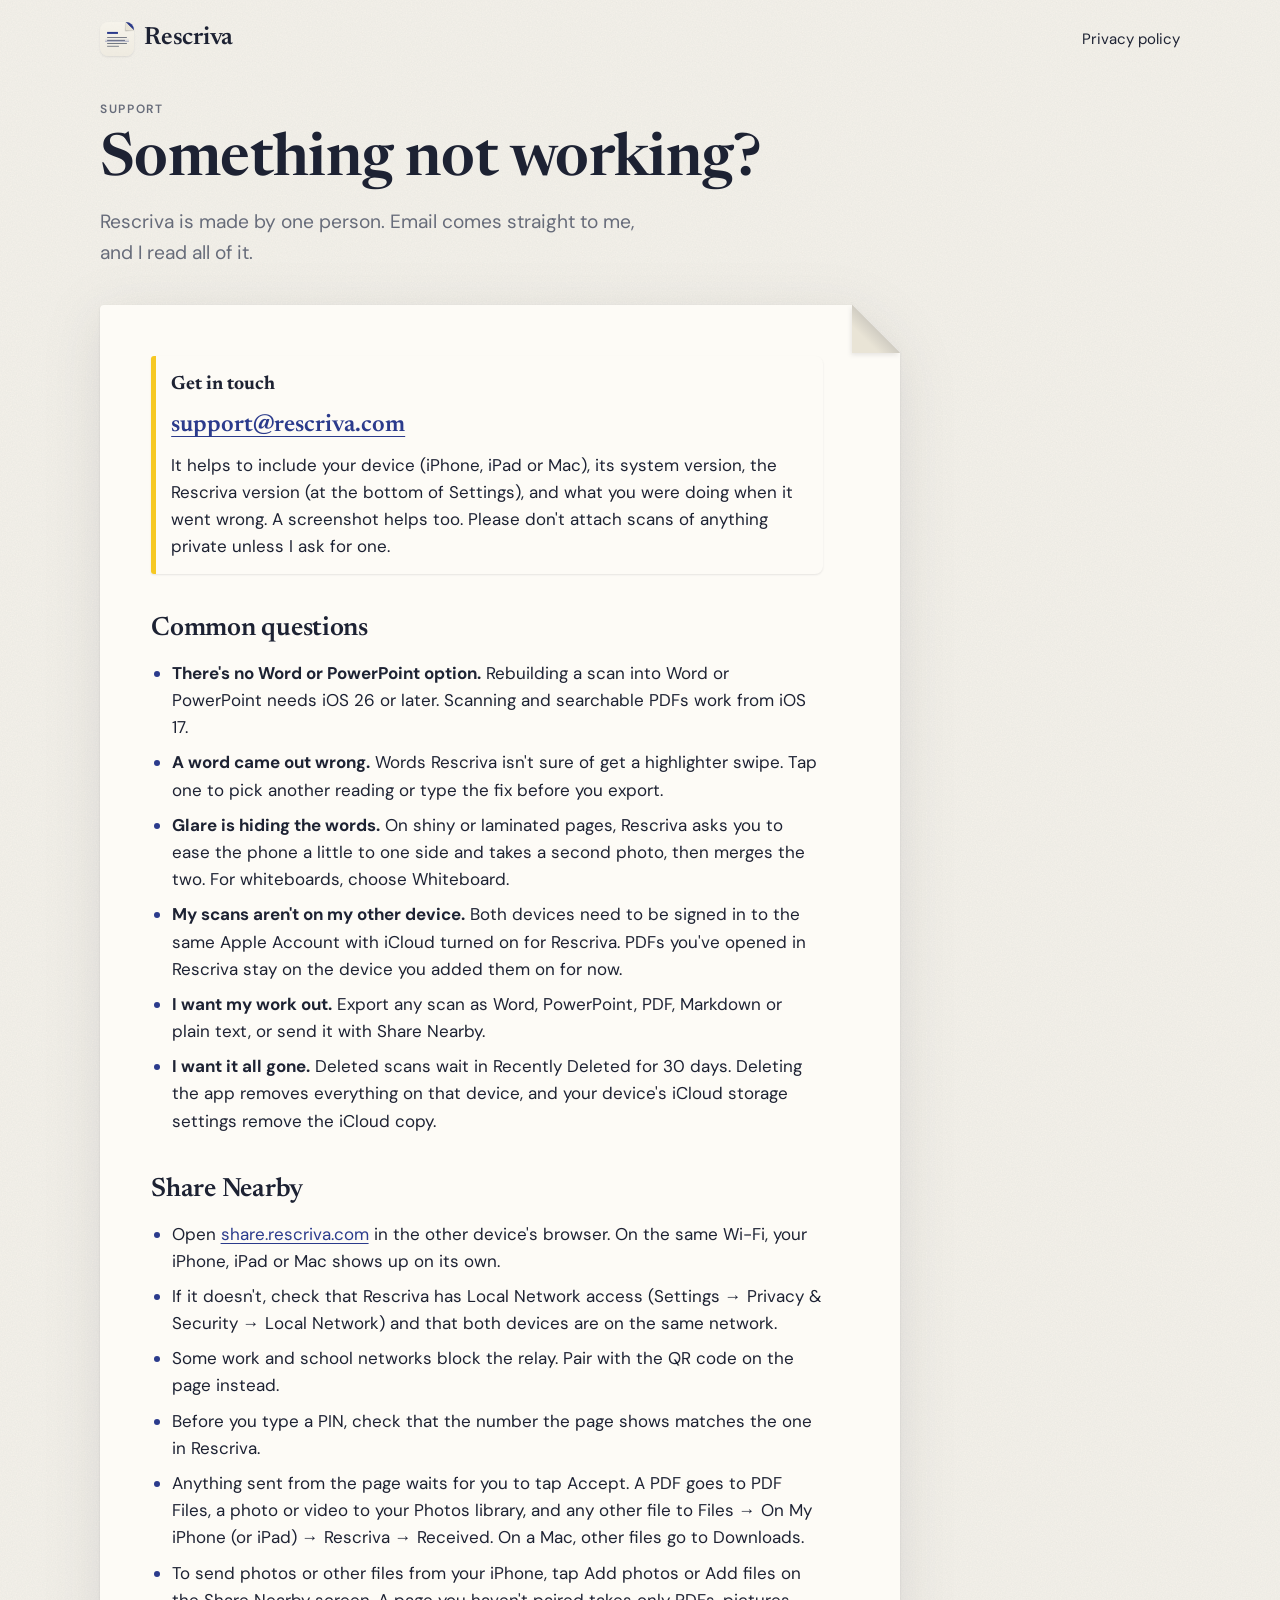
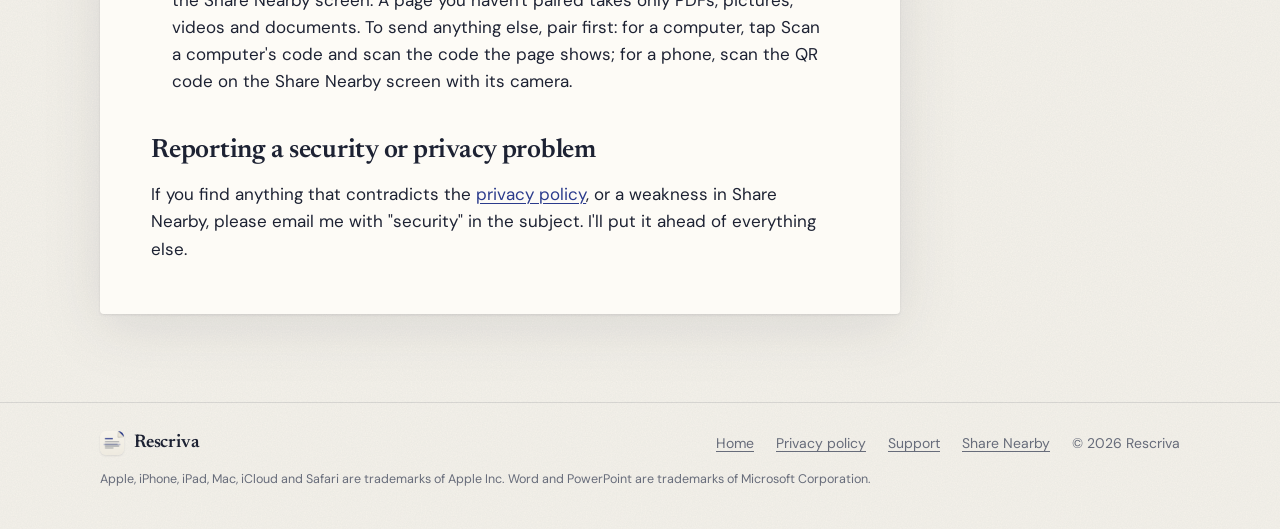
<file: Website/support/index.html>
<!doctype html>
<html lang="en">
<head>
<meta charset="utf-8">
<meta name="viewport" content="width=device-width, initial-scale=1, viewport-fit=cover">
<title>Support · Rescriva</title>
<meta name="description" content="Help and contact for Rescriva, the scanner for iPhone, iPad and Mac that rebuilds pages as editable Word and PowerPoint files.">
<link rel="canonical" href="https://rescriva.com/support/">
<meta name="theme-color" content="#F5F2EA" media="(prefers-color-scheme: light)">
<meta name="theme-color" content="#222625" media="(prefers-color-scheme: dark)">
<meta property="og:type" content="website">
<meta property="og:url" content="https://rescriva.com/support/">
<meta property="og:title" content="Rescriva support">
<meta property="og:description" content="Questions, problems and Share Nearby help.">
<meta property="og:image" content="https://rescriva.com/assets/og.png">
<link rel="icon" href="../assets/icon.svg" type="image/svg+xml">
<link rel="apple-touch-icon" href="../assets/apple-touch-icon.png">
<link rel="stylesheet" href="../style.css">
</head>
<body>

<header class="top">
  <div class="wrap">
    <a class="brand" href="../" aria-label="Rescriva home">
      <img src="../assets/app-icon.png" alt="" width="34" height="34">
      <span>Rescriva</span>
    </a>
    <nav class="nav" aria-label="Pages">
      <a href="../privacy/">Privacy policy</a>
    </nav>
  </div>
</header>

<main class="doc">
  <div class="wrap">
    <div class="doc-head">
      <p class="label">Support</p>
      <h1>Something not working?</h1>
      <p class="lede">Rescriva is made by one person. Email comes straight to me, and I read all of it.</p>
    </div>

    <div class="doc-body single">
      <div class="sheet-shadow">
        <div class="sheet plain">
          <div class="prose">
            <div class="margin-note" id="contact">
              <strong>Get in touch</strong>
              <p class="contact"><a href="mailto:support@rescriva.com">support@rescriva.com</a></p>
              <p>It helps to include your device (iPhone, iPad or Mac), its system version, the Rescriva version (at the bottom of Settings), and what you were doing when it went wrong. A screenshot helps too. Please don't attach scans of anything private unless I ask for one.</p>
            </div>

            <section>
              <h2 id="questions">Common questions</h2>
              <ul>
                <li><strong>There's no Word or PowerPoint option.</strong> Rebuilding a scan into Word or PowerPoint needs iOS 26 or later. Scanning and searchable PDFs work from iOS 17.</li>
                <li><strong>A word came out wrong.</strong> Words Rescriva isn't sure of get a highlighter swipe. Tap one to pick another reading or type the fix before you export.</li>
                <li><strong>Glare is hiding the words.</strong> On shiny or laminated pages, Rescriva asks you to ease the phone a little to one side and takes a second photo, then merges the two. For whiteboards, choose Whiteboard.</li>
                <li><strong>My scans aren't on my other device.</strong> Both devices need to be signed in to the same Apple Account with iCloud turned on for Rescriva. PDFs you've opened in Rescriva stay on the device you added them on for now.</li>
                <li><strong>I want my work out.</strong> Export any scan as Word, PowerPoint, PDF, Markdown or plain text, or send it with Share Nearby.</li>
                <li><strong>I want it all gone.</strong> Deleted scans wait in Recently Deleted for 30 days. Deleting the app removes everything on that device, and your device's iCloud storage settings remove the iCloud copy.</li>
              </ul>
            </section>

            <section>
              <h2 id="share-nearby">Share Nearby</h2>
              <ul>
                <li>Open <a href="https://share.rescriva.com">share.rescriva.com</a> in the other device's browser. On the same Wi-Fi, your iPhone, iPad or Mac shows up on its own.</li>
                <li>If it doesn't, check that Rescriva has Local Network access (Settings → Privacy &amp; Security → Local Network) and that both devices are on the same network.</li>
                <li>Some work and school networks block the relay. Pair with the QR code on the page instead.</li>
                <li>Before you type a PIN, check that the number the page shows matches the one in Rescriva.</li>
                <li>Anything sent from the page waits for you to tap Accept. A PDF goes to PDF Files, a photo or video to your Photos library, and any other file to Files → On My iPhone (or iPad) → Rescriva → Received. On a Mac, other files go to Downloads.</li>
                <li>To send photos or other files from your iPhone, tap Add photos or Add files on the Share Nearby screen. A page you haven't paired takes only PDFs, pictures, videos and documents. To send anything else, pair first: for a computer, tap Scan a computer's code and scan the code the page shows; for a phone, scan the QR code on the Share Nearby screen with its camera.</li>
              </ul>
            </section>

            <section>
              <h2 id="security">Reporting a security or privacy problem</h2>
              <p>If you find anything that contradicts the <a href="../privacy/">privacy policy</a>, or a weakness in Share Nearby, please email me with "security" in the subject. I'll put it ahead of everything else.</p>
            </section>
          </div>
        </div>
      </div>
    </div>
  </div>
</main>

<footer class="foot">
  <div class="wrap">
    <div class="foot-row">
      <a class="brand" href="../"><img src="../assets/app-icon.png" alt="" width="24" height="24"><span>Rescriva</span></a>
      <nav class="foot-links" aria-label="More">
        <a href="../">Home</a>
        <a href="../privacy/">Privacy policy</a>
        <a href="./" aria-current="page">Support</a>
        <a href="https://share.rescriva.com">Share Nearby</a>
        <span>© 2026 Rescriva</span>
      </nav>
    </div>
    <p class="trademarks">Apple, iPhone, iPad, Mac, iCloud and Safari are trademarks of Apple Inc. Word and PowerPoint are trademarks of Microsoft Corporation.</p>
  </div>
</footer>

</body>
</html>
</file>
<file: Website/style.css>
/* rescriva.com: the stylesheet for every page.
   Nothing is loaded from anywhere else: the fonts are in fonts/ (see fonts/OFL.txt). */

@font-face { font-family: "DM Sans"; src: url("fonts/DMSans.woff2") format("woff2"); font-weight: 100 1000; font-style: normal; font-display: swap; }
@font-face { font-family: "Newsreader"; src: url("fonts/Newsreader.woff2") format("woff2"); font-weight: 200 800; font-style: normal; font-display: swap; }
@font-face { font-family: "Newsreader"; src: url("fonts/Newsreader-Italic.woff2") format("woff2"); font-weight: 200 800; font-style: italic; font-display: swap; }

/* Layout: one sheet of paper on the desk. A 1120px column; the hero sets copy beside a phone,
   features sit on a dot-grid sheet with its corner folded, screenshots run along a shelf. */
:root {
  /* Colour: Rescriva's paper (light) palette, from scanner/Design/RescrivaTheme.swift */
  --stock: #F5F2EA;
  --vellum: #FDFBF6;
  --carbon: #1D2233;
  --graphite: #676C7A;
  --ink: #2B3B8C;
  --on-ink: #FDFBF6;
  --blue-pencil: #5A7BD0;
  --wash: #E3E7F4;
  --highlighter: #F6C823;
  --marker-ink: #B88A00;
  --print-ink: #1D2233;
  --flap: #E9E4D6;
  --rule: rgba(29, 34, 51, .12);
  --dot: rgba(43, 59, 140, .16);
  --shade: rgba(29, 34, 51, .10);
  --bezel: #101218;
  --grain: url("data:image/svg+xml,%3Csvg xmlns='http://www.w3.org/2000/svg' width='220' height='220'%3E%3Cfilter id='n'%3E%3CfeTurbulence type='fractalNoise' baseFrequency='.8' numOctaves='3' stitchTiles='stitch'/%3E%3CfeColorMatrix values='0 0 0 0 .11 0 0 0 0 .13 0 0 0 0 .2 0 0 0 .07 0'/%3E%3C/filter%3E%3Crect width='100%25' height='100%25' filter='url(%23n)'/%3E%3C/svg%3E");
  --light-img: block;
  --dark-img: none;

  /* Type: New York where the system has it (Apple devices), Newsreader elsewhere; DM Sans for the interface */
  --serif: ui-serif, "New York", "Newsreader", Georgia, serif;
  --sans: "DM Sans", -apple-system, BlinkMacSystemFont, "Segoe UI", Roboto, sans-serif;
  --mono: ui-monospace, "SF Mono", Menlo, Consolas, monospace;

  --radius: 10px;
  --ease: cubic-bezier(.22, .8, .24, 1);
  color-scheme: light;
}
@media (prefers-color-scheme: dark) {
  :root:not([data-theme="light"]) {
    --stock: #222625; --vellum: #2C302F; --carbon: #ECE9E1; --graphite: #A3A79F;
    --ink: #A9BAF2; --on-ink: #1D2233; --blue-pencil: #87A1EA; --wash: #343A4C;
    --highlighter: #F2D660; --marker-ink: #F2D660; --flap: #3A3F3D;
    --rule: rgba(236, 233, 225, .14); --dot: rgba(169, 186, 242, .16); --shade: rgba(0, 0, 0, .35);
    --bezel: #0B0C0E;
    --grain: url("data:image/svg+xml,%3Csvg xmlns='http://www.w3.org/2000/svg' width='220' height='220'%3E%3Cfilter id='n'%3E%3CfeTurbulence type='fractalNoise' baseFrequency='.8' numOctaves='3' stitchTiles='stitch'/%3E%3CfeColorMatrix values='0 0 0 0 .93 0 0 0 0 .91 0 0 0 0 .88 0 0 0 .05 0'/%3E%3C/filter%3E%3Crect width='100%25' height='100%25' filter='url(%23n)'/%3E%3C/svg%3E");
    --light-img: none; --dark-img: block;
    color-scheme: dark;
  }
}
:root[data-theme="dark"] {
  --stock: #222625; --vellum: #2C302F; --carbon: #ECE9E1; --graphite: #A3A79F;
  --ink: #A9BAF2; --on-ink: #1D2233; --blue-pencil: #87A1EA; --wash: #343A4C;
  --highlighter: #F2D660; --marker-ink: #F2D660; --flap: #3A3F3D;
  --rule: rgba(236, 233, 225, .14); --dot: rgba(169, 186, 242, .16); --shade: rgba(0, 0, 0, .35);
  --bezel: #0B0C0E;
  --grain: url("data:image/svg+xml,%3Csvg xmlns='http://www.w3.org/2000/svg' width='220' height='220'%3E%3Cfilter id='n'%3E%3CfeTurbulence type='fractalNoise' baseFrequency='.8' numOctaves='3' stitchTiles='stitch'/%3E%3CfeColorMatrix values='0 0 0 0 .93 0 0 0 0 .91 0 0 0 0 .88 0 0 0 .05 0'/%3E%3C/filter%3E%3Crect width='100%25' height='100%25' filter='url(%23n)'/%3E%3C/svg%3E");
  --light-img: none; --dark-img: block;
  color-scheme: dark;
}

*, *::before, *::after { box-sizing: border-box; }
html { -webkit-text-size-adjust: 100%; scroll-behavior: smooth; }
body {
  margin: 0;
  background-color: var(--stock);
  background-image: var(--grain);
  color: var(--carbon);
  font: 400 17px/1.6 var(--sans);
  -webkit-font-smoothing: antialiased;
  overflow-x: hidden;
}
img { max-width: 100%; display: block; }
a { color: var(--ink); text-decoration-thickness: 1px; text-underline-offset: .2em; }
a:hover { text-decoration-thickness: 2px; }
:focus-visible { outline: 2px solid var(--blue-pencil); outline-offset: 3px; border-radius: 4px; }
h1, h2, h3 { font-family: var(--serif); font-weight: 600; color: var(--carbon); text-wrap: balance; margin: 0; letter-spacing: -.01em; }
p { margin: 0; }

.wrap { max-width: 1120px; margin-inline: auto; padding-inline: 20px; }
.label {
  font: 600 12px/1.2 var(--sans);
  letter-spacing: .14em;
  text-transform: uppercase;
  color: var(--graphite);
}
.section { padding-block: 72px; }
.section-head { display: grid; gap: 12px; max-width: 40rem; margin-bottom: 36px; }
.section-head h2 { font-size: clamp(1.9rem, 3.4vw, 2.6rem); line-height: 1.12; }
.section-head p { color: var(--graphite); }

/* The highlighter: the one marker. Type on it is always print ink. */
mark {
  color: var(--print-ink);
  background: linear-gradient(100deg, transparent .2em, var(--highlighter) .3em, var(--highlighter) calc(100% - .25em), transparent calc(100% - .1em));
  background-size: 100% 78%;
  background-position: 0 70%;
  background-repeat: no-repeat;
  padding-inline: .14em;
  margin-inline: -.06em;
  -webkit-box-decoration-break: clone;
  box-decoration-break: clone;
}
.flag { color: var(--print-ink); background: var(--highlighter); border-radius: 3px 6px 4px 7px; padding: 0 .22em; white-space: nowrap; }

.ink { width: 24px; height: 24px; flex: none; color: var(--ink); }

/* Header */
.top { padding-block: 22px; }
.top .wrap { display: flex; align-items: center; justify-content: space-between; gap: 16px; }
.brand { display: inline-flex; align-items: center; gap: 10px; text-decoration: none; color: var(--carbon); }
.brand img { width: 34px; height: 34px; border-radius: 8px; box-shadow: 0 1px 2px var(--shade); }
.brand span { font: 600 1.55rem/1 var(--serif); letter-spacing: -.01em; }
.nav { display: flex; align-items: center; gap: 26px; font-size: 15px; }
.nav a { color: var(--carbon); text-decoration: none; }
.nav a:hover { color: var(--ink); }
@media (max-width: 640px) { .nav .nav-link { display: none; } }

/* App Store slot. "Coming soon" until APP_STORE_URL is set at the bottom of the page. */
.store {
  display: inline-flex; flex-direction: column; justify-content: center;
  min-height: 52px; padding: 7px 20px 8px;
  border-radius: var(--radius);
  background: var(--ink); color: var(--on-ink);
  text-decoration: none; line-height: 1.15;
  box-shadow: 0 1px 1px var(--shade), 0 6px 18px var(--shade);
  transition: transform .2s var(--ease), box-shadow .2s var(--ease);
}
.store:not([href]) { background: transparent; color: var(--ink); box-shadow: none; border: 1.5px dashed color-mix(in srgb, var(--ink) 55%, transparent); cursor: default; }
.store[href]:hover { transform: translateY(-1px); box-shadow: 0 1px 1px var(--shade), 0 10px 24px var(--shade); }
.store .kicker { font-size: 12px; letter-spacing: .02em; opacity: .85; }
.store .name { font: 600 19px/1.1 var(--sans); }
.store.small { min-height: 40px; padding: 4px 14px 5px; }
.store.small .kicker { font-size: 10.5px; }
.store.small .name { font-size: 15px; }

/* Hero */
.hero { padding-block: 32px 80px; }
.hero .wrap { display: grid; grid-template-columns: minmax(0, 1.15fr) minmax(0, .85fr); gap: 56px; align-items: center; }
.hero-copy { display: grid; gap: 22px; min-width: 0; }
.hero h1 { font-size: clamp(2.5rem, 5.6vw, 4.35rem); line-height: 1.04; }
.lede { font-size: clamp(1.05rem, 1.6vw, 1.2rem); color: var(--carbon); max-width: 34rem; }
.cta-row { display: flex; flex-wrap: wrap; align-items: center; gap: 14px 22px; margin-top: 6px; }
.fine { font-size: 14px; color: var(--graphite); }
@media (max-width: 860px) {
  .hero .wrap { grid-template-columns: minmax(0, 1fr); gap: 44px; }
  .hero-figure { justify-self: center; }
}

/* Devices, drawn in CSS around real screenshots */
.phone {
  width: 100%;
  padding: 3.4%;
  border-radius: 16% / 7.4%;
  background: var(--bezel);
  box-shadow: 0 0 0 1px rgba(255, 255, 255, .06) inset, 0 2px 4px var(--shade), 0 24px 60px -12px var(--shade);
}
.screen { position: relative; aspect-ratio: 660 / 1434; border-radius: 12.6% / 5.8%; overflow: hidden; background: #F5F2EA; }
.screen img { position: absolute; inset: 0; width: 100%; height: 100%; object-fit: cover; }
.screen .light { display: var(--light-img); }
.screen .dark { display: var(--dark-img); }

.hero-figure { margin: 0; width: min(330px, 80vw); display: grid; gap: 18px; }
.hero-figure figcaption, .note { font: italic 400 1.02rem/1.45 var(--serif); color: var(--graphite); }
.hero-figure figcaption { text-align: center; text-wrap: balance; }

/* The scan bar: the handwritten page is wiped away from the top as the bar passes. */
.screen .before { animation: reveal 9s infinite; }
.scanbar {
  position: absolute; left: -2%; right: -2%; top: 0; height: 4px;
  background: var(--highlighter);
  box-shadow: 0 0 16px 5px rgba(246, 200, 35, .55);
  opacity: 0;
  animation: sweep 9s infinite;
}
@keyframes reveal {
  0%, 14% { clip-path: inset(0 0 0 0); opacity: 1; animation-timing-function: cubic-bezier(.45, 0, .4, 1); }
  52% { clip-path: inset(100% 0 0 0); opacity: 1; }
  86% { clip-path: inset(100% 0 0 0); opacity: 0; }
  87% { clip-path: inset(0 0 0 0); opacity: 0; animation-timing-function: ease-out; }
  100% { clip-path: inset(0 0 0 0); opacity: 1; }
}
@keyframes sweep {
  0%, 13% { top: 0; opacity: 0; }
  14% { top: 0; opacity: 1; animation-timing-function: cubic-bezier(.45, 0, .4, 1); }
  52% { top: calc(100% - 4px); opacity: 1; }
  56%, 100% { top: calc(100% - 4px); opacity: 0; }
}
@media (prefers-reduced-motion: reduce) {
  .screen .before, .scanbar { display: none; animation: none; }
  html { scroll-behavior: auto; }
}

/* Three steps */
.steps { padding-block: 8px 24px; }
.steps ol { list-style: none; margin: 0; padding: 0; display: grid; grid-template-columns: repeat(3, minmax(0, 1fr)); border-top: 1px solid var(--rule); }
.steps li { display: grid; gap: 10px; align-content: start; padding: 26px 28px 8px 0; min-width: 0; }
.steps li + li { padding-left: 28px; border-left: 1px solid var(--rule); }
.step-top { display: flex; align-items: center; gap: 12px; }
.step-num { font: 600 13px/1 var(--sans); color: var(--graphite); font-variant-numeric: tabular-nums; }
.steps h3 { font-size: 1.45rem; }
.steps p { color: var(--graphite); font-size: 16px; }
.exts { display: flex; flex-wrap: wrap; gap: 6px; margin-top: 4px; }
.exts span { font: 500 13px/1 var(--mono); padding: 6px 8px; border-radius: 6px; background: var(--wash); color: var(--ink); }
@media (max-width: 760px) {
  .steps ol { grid-template-columns: minmax(0, 1fr); }
  .steps li, .steps li + li { padding: 22px 0 18px; border-left: 0; }
  .steps li + li { border-top: 1px solid var(--rule); }
}

/* Features: a dot-grid sheet with its top-right corner folded over */
.sheet-shadow { filter: drop-shadow(0 1px 1px var(--shade)) drop-shadow(0 12px 28px var(--shade)); }
.sheet {
  --fold: 48px;
  position: relative;
  background-color: var(--vellum);
  background-image: radial-gradient(circle, var(--dot) 1.1px, transparent 1.5px);
  background-size: 24px 24px;
  background-position: 12px 12px;
  border-radius: 4px;
  clip-path: polygon(0 0, calc(100% - var(--fold)) 0, 100% var(--fold), 100% 100%, 0 100%);
  padding: clamp(28px, 4vw, 52px);
}
.sheet::after {
  content: ""; position: absolute; top: 0; right: 0; width: var(--fold); height: var(--fold);
  background: linear-gradient(to bottom left, transparent 50%, color-mix(in srgb, var(--flap) 88%, var(--carbon)) 50%, var(--flap) 72%);
  filter: drop-shadow(-1px 2px 2px var(--shade));
}
.features-grid { display: grid; grid-template-columns: repeat(4, minmax(0, 1fr)); gap: 40px 36px; }
.feature { display: grid; gap: 10px; align-content: start; min-width: 0; }
.feature .ink { width: 30px; height: 30px; }
.feature h3 { font-size: 1.28rem; line-height: 1.2; }
.feature p { font-size: 15.5px; color: var(--graphite); }
@media (max-width: 1040px) { .features-grid { grid-template-columns: repeat(2, minmax(0, 1fr)); } }
@media (max-width: 600px) { .features-grid { grid-template-columns: minmax(0, 1fr); gap: 32px; } .sheet { --fold: 34px; } }

/* Screenshot shelf */
.shelf-head { display: flex; align-items: end; justify-content: space-between; gap: 20px; flex-wrap: wrap; }
.shelf-head .section-head { margin-bottom: 0; }
.shelf-buttons { display: flex; gap: 8px; }
.shelf-buttons button {
  width: 44px; height: 44px; display: grid; place-items: center;
  border: 1px solid var(--rule); border-radius: var(--radius);
  background: var(--vellum); color: var(--carbon); cursor: pointer;
  box-shadow: 0 1px 2px var(--shade);
}
.shelf-buttons button:hover { color: var(--ink); }
.shelf-buttons button:disabled { opacity: .4; cursor: default; }
.shelf-buttons svg { width: 20px; height: 20px; }
.shelf {
  --edge: max(20px, calc((100vw - 1080px) / 2));
  display: flex; gap: 32px;
  overflow-x: auto; overscroll-behavior-x: contain;
  scroll-snap-type: x mandatory;
  scroll-padding-inline: var(--edge);
  padding: 36px var(--edge) 28px;
  scrollbar-width: thin;
  scrollbar-color: var(--rule) transparent;
}
.shot { flex: none; width: clamp(220px, 62vw, 252px); margin: 0; display: grid; gap: 16px; align-content: start; scroll-snap-align: start; }
.shot figcaption { font-size: 15px; color: var(--graphite); }
.shot figcaption b { display: block; color: var(--carbon); font-weight: 600; margin-bottom: 2px; }
@media (max-width: 640px) { .shelf-buttons { display: none; } }

/* iPad and Mac */
.split { display: grid; grid-template-columns: minmax(0, .95fr) minmax(0, 1.05fr); gap: 64px; align-items: center; }
.tablet {
  width: min(100%, 470px);
  justify-self: center;
  padding: 2.6%;
  border-radius: 6% / 4.5%;
  background: var(--bezel);
  box-shadow: 0 0 0 1px rgba(255, 255, 255, .06) inset, 0 2px 4px var(--shade), 0 30px 70px -16px var(--shade);
}
.tablet .screen { aspect-ratio: 1032 / 1376; border-radius: 3.6% / 2.7%; }
.split-copy { display: grid; gap: 22px; min-width: 0; }
.split-copy h2 { font-size: clamp(1.9rem, 3.4vw, 2.6rem); line-height: 1.12; }
.ticks { list-style: none; margin: 0; padding: 0; display: grid; gap: 14px; }
.ticks li { display: grid; grid-template-columns: 24px minmax(0, 1fr); gap: 14px; align-items: start; }
.ticks .ink { margin-top: 2px; }
.margin-note {
  position: relative;
  padding: 14px 18px 14px 20px;
  background: var(--vellum);
  border-radius: 3px 8px 8px 3px;
  box-shadow: 0 1px 2px var(--shade);
  font: italic 400 1.05rem/1.5 var(--serif);
  color: var(--carbon);
}
.margin-note::before { content: ""; position: absolute; left: 0; top: 0; bottom: 0; width: 5px; border-radius: 3px 0 0 3px; background: var(--highlighter); }
.margin-note small { display: block; margin-top: 4px; font: 400 13px/1.4 var(--sans); font-style: normal; color: var(--graphite); }
@media (max-width: 860px) { .split { grid-template-columns: minmax(0, 1fr); gap: 44px; } .split .tablet { order: 2; } }

/* Privacy */
.privacy-grid { display: grid; grid-template-columns: repeat(3, minmax(0, 1fr)); gap: 28px; }
.privacy-grid > div { display: grid; gap: 10px; align-content: start; padding-top: 18px; border-top: 2px solid var(--carbon); min-width: 0; }
.privacy-grid h3 { font-size: 1.2rem; }
.privacy-grid p { color: var(--graphite); font-size: 16px; }
@media (max-width: 760px) { .privacy-grid { grid-template-columns: minmax(0, 1fr); } }

/* Closing */
.closing { padding-block: 40px 96px; }
.closing .sheet { display: grid; justify-items: start; gap: 18px; }
.closing h2 { font-size: clamp(2.1rem, 4.6vw, 3.4rem); line-height: 1.05; }
.closing p { max-width: 36rem; color: var(--graphite); }

/* Footer */
.foot { border-top: 1px solid var(--rule); padding-block: 28px 40px; font-size: 14px; color: var(--graphite); }
.foot .wrap { display: grid; gap: 14px; }
.foot-row { display: flex; flex-wrap: wrap; align-items: center; justify-content: space-between; gap: 12px 24px; }
.foot-links { display: flex; flex-wrap: wrap; gap: 8px 22px; }
.foot-links a { color: var(--graphite); }
.foot .brand span { font-size: 1.15rem; }
.foot .brand img { width: 24px; height: 24px; border-radius: 6px; }
.trademarks { font-size: 12.5px; max-width: 60rem; }

/* Privacy policy, support and 404: reading text on a plain sheet, with a contents column on wide screens */
.doc { padding-block: 24px 88px; }
.doc-head { display: grid; gap: 14px; max-width: 46rem; margin-bottom: 36px; }
.doc-head h1 { font-size: clamp(2.3rem, 5.2vw, 3.7rem); line-height: 1.06; }
.doc-head .lede { color: var(--graphite); }
.meta { display: flex; flex-wrap: wrap; gap: 4px 22px; font-size: 14px; color: var(--graphite); }
.doc-body { display: grid; grid-template-columns: 200px minmax(0, 1fr); gap: 48px; align-items: start; }
.doc-body.single { grid-template-columns: minmax(0, 1fr); max-width: 50rem; }
.toc { position: sticky; top: 24px; display: grid; gap: 10px; font-size: 14px; line-height: 1.35; }
.toc a { color: var(--graphite); text-decoration: none; }
.toc a:hover { color: var(--ink); }
.sheet.plain { background-image: none; }
.prose { display: grid; gap: 40px; max-width: 42rem; }
.prose section { display: grid; gap: 14px; }
.prose h2 { font-size: clamp(1.4rem, 2.4vw, 1.65rem); line-height: 1.2; scroll-margin-top: 24px; }
.prose ul { margin: 0; padding-left: 1.2em; display: grid; gap: 8px; }
.prose li::marker { color: var(--ink); }
.prose .margin-note { font: 400 1.06rem/1.6 var(--sans); font-style: normal; display: grid; gap: 10px; }
.prose .margin-note strong { font-family: var(--serif); font-size: 1.2rem; }
.contact { font: 600 clamp(1.25rem, 3vw, 1.5rem)/1.3 var(--serif); overflow-wrap: anywhere; }
.lost { display: grid; justify-items: start; gap: 18px; padding-block: 48px 120px; max-width: 40rem; }
.lost h1 { font-size: clamp(2.5rem, 6vw, 4rem); line-height: 1.04; }
.lost p { color: var(--graphite); }
@media (max-width: 860px) {
  .doc-body { grid-template-columns: minmax(0, 1fr); }
  .toc { display: none; }
}
</file>
